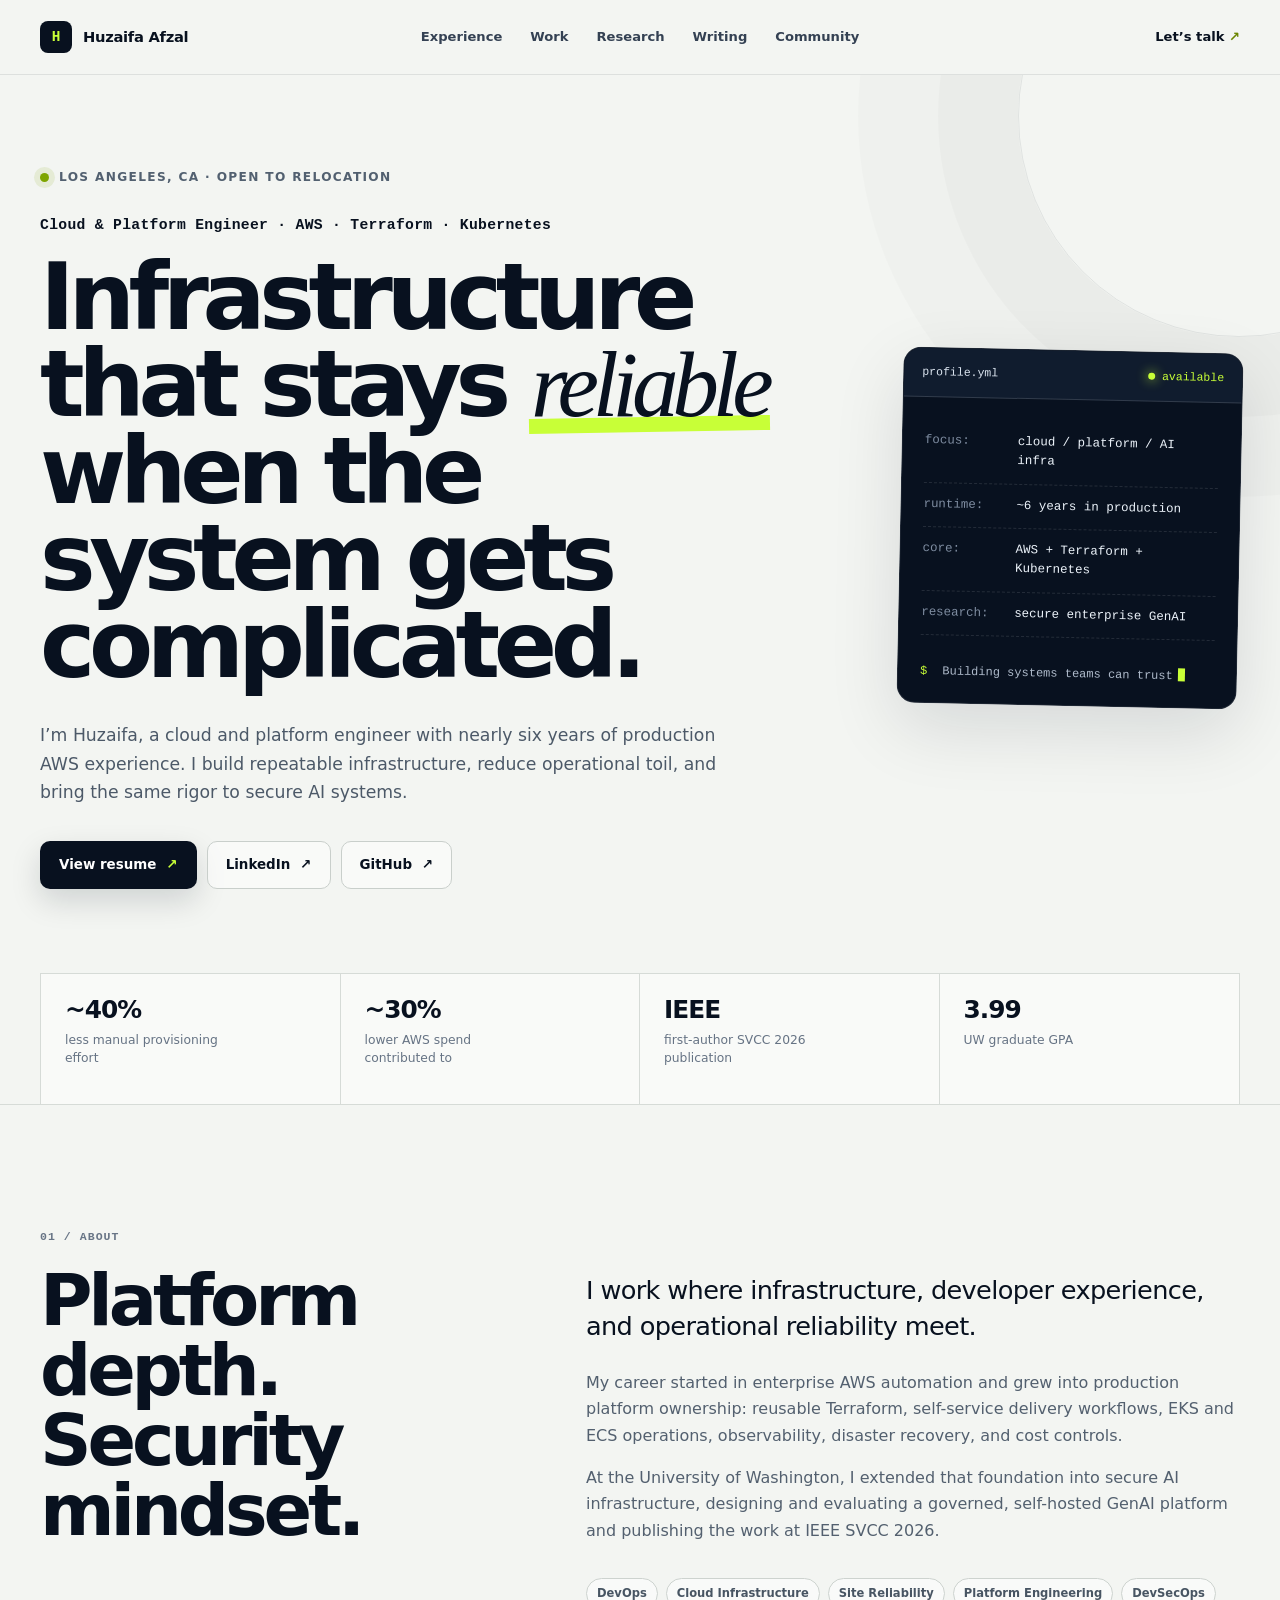
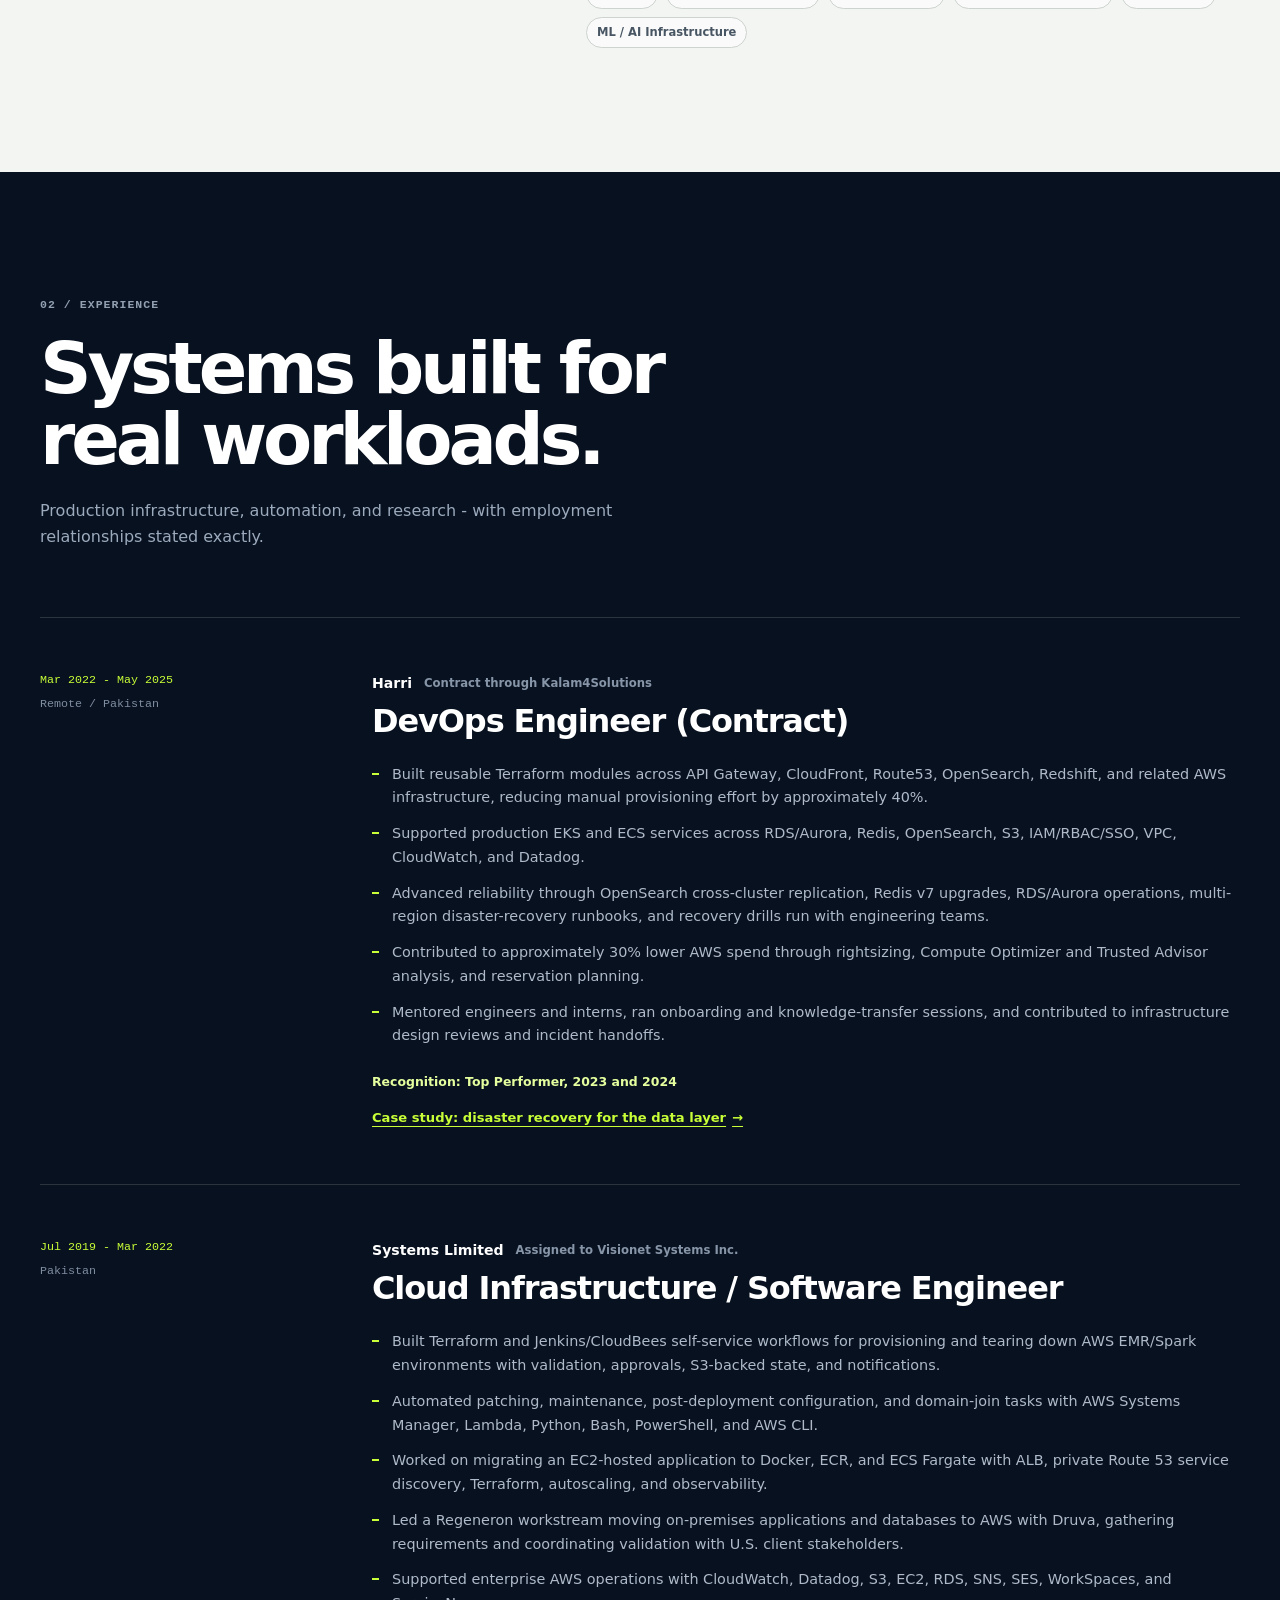
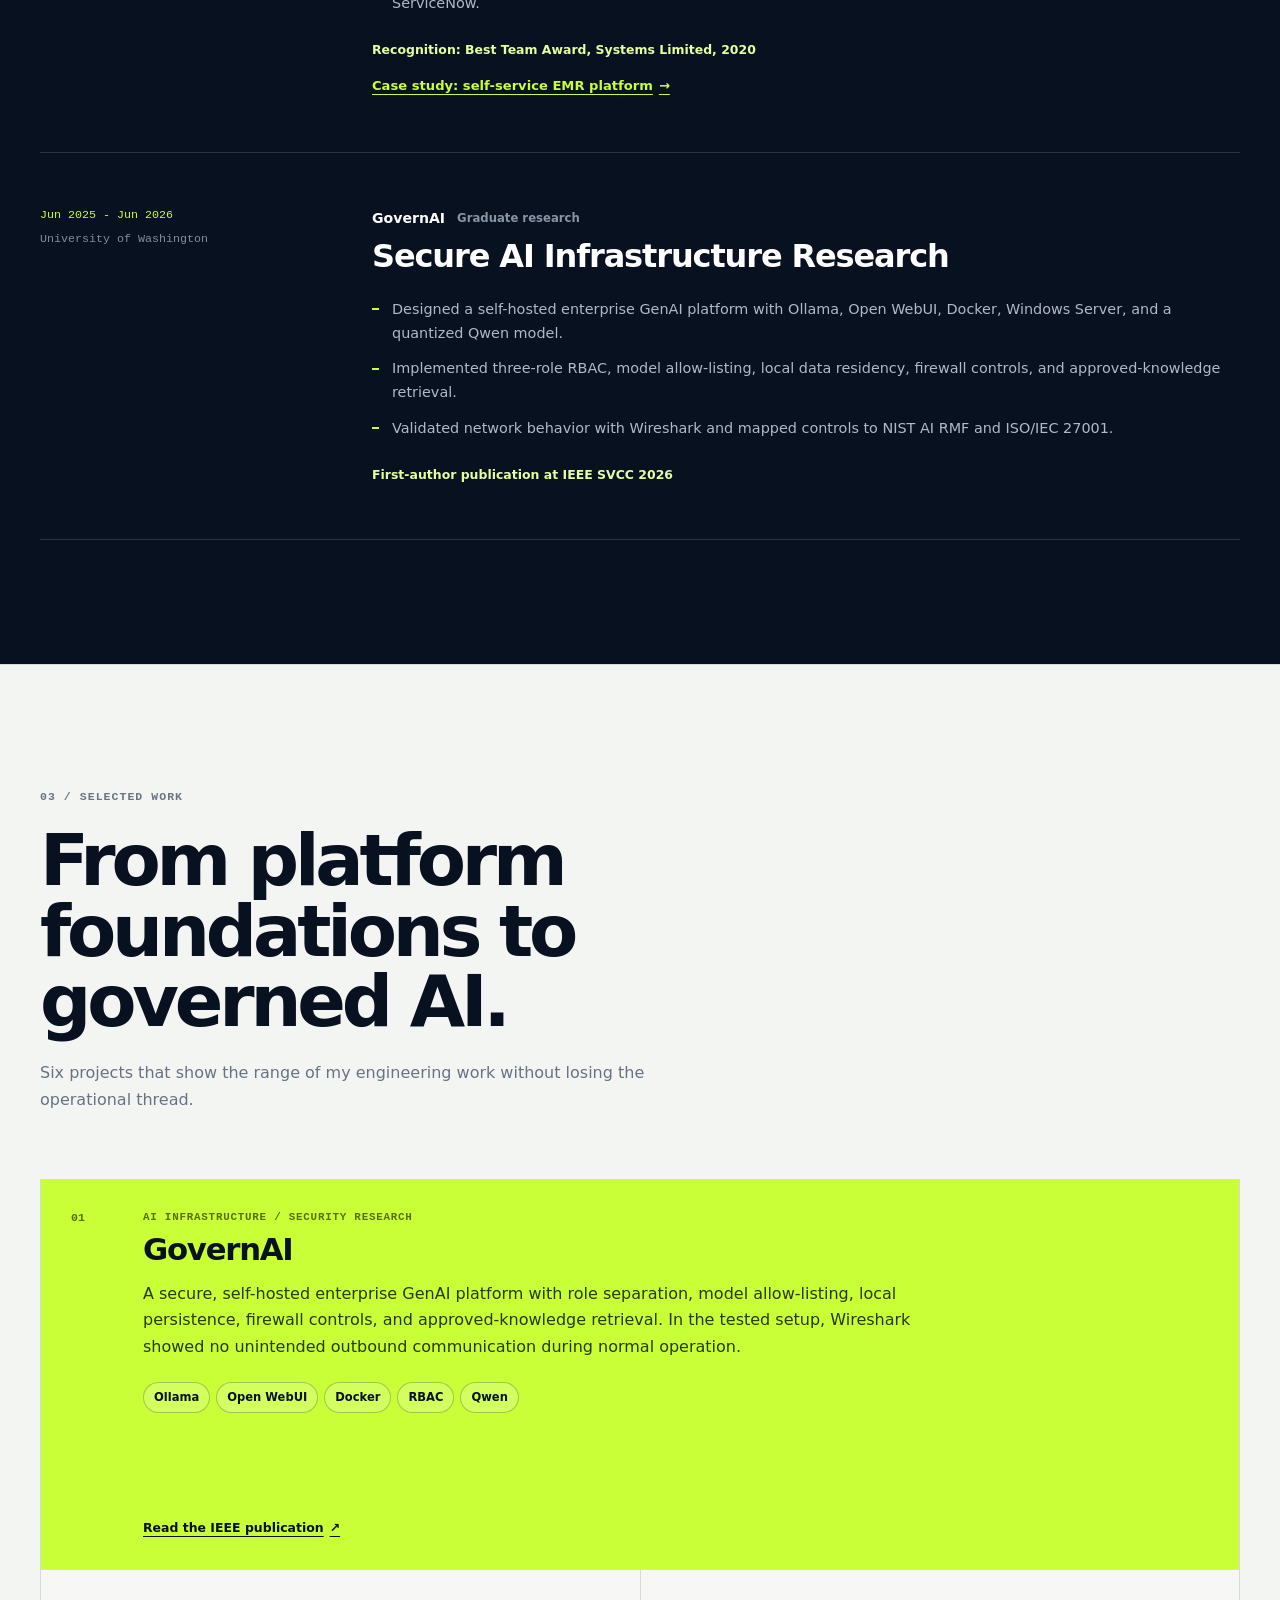
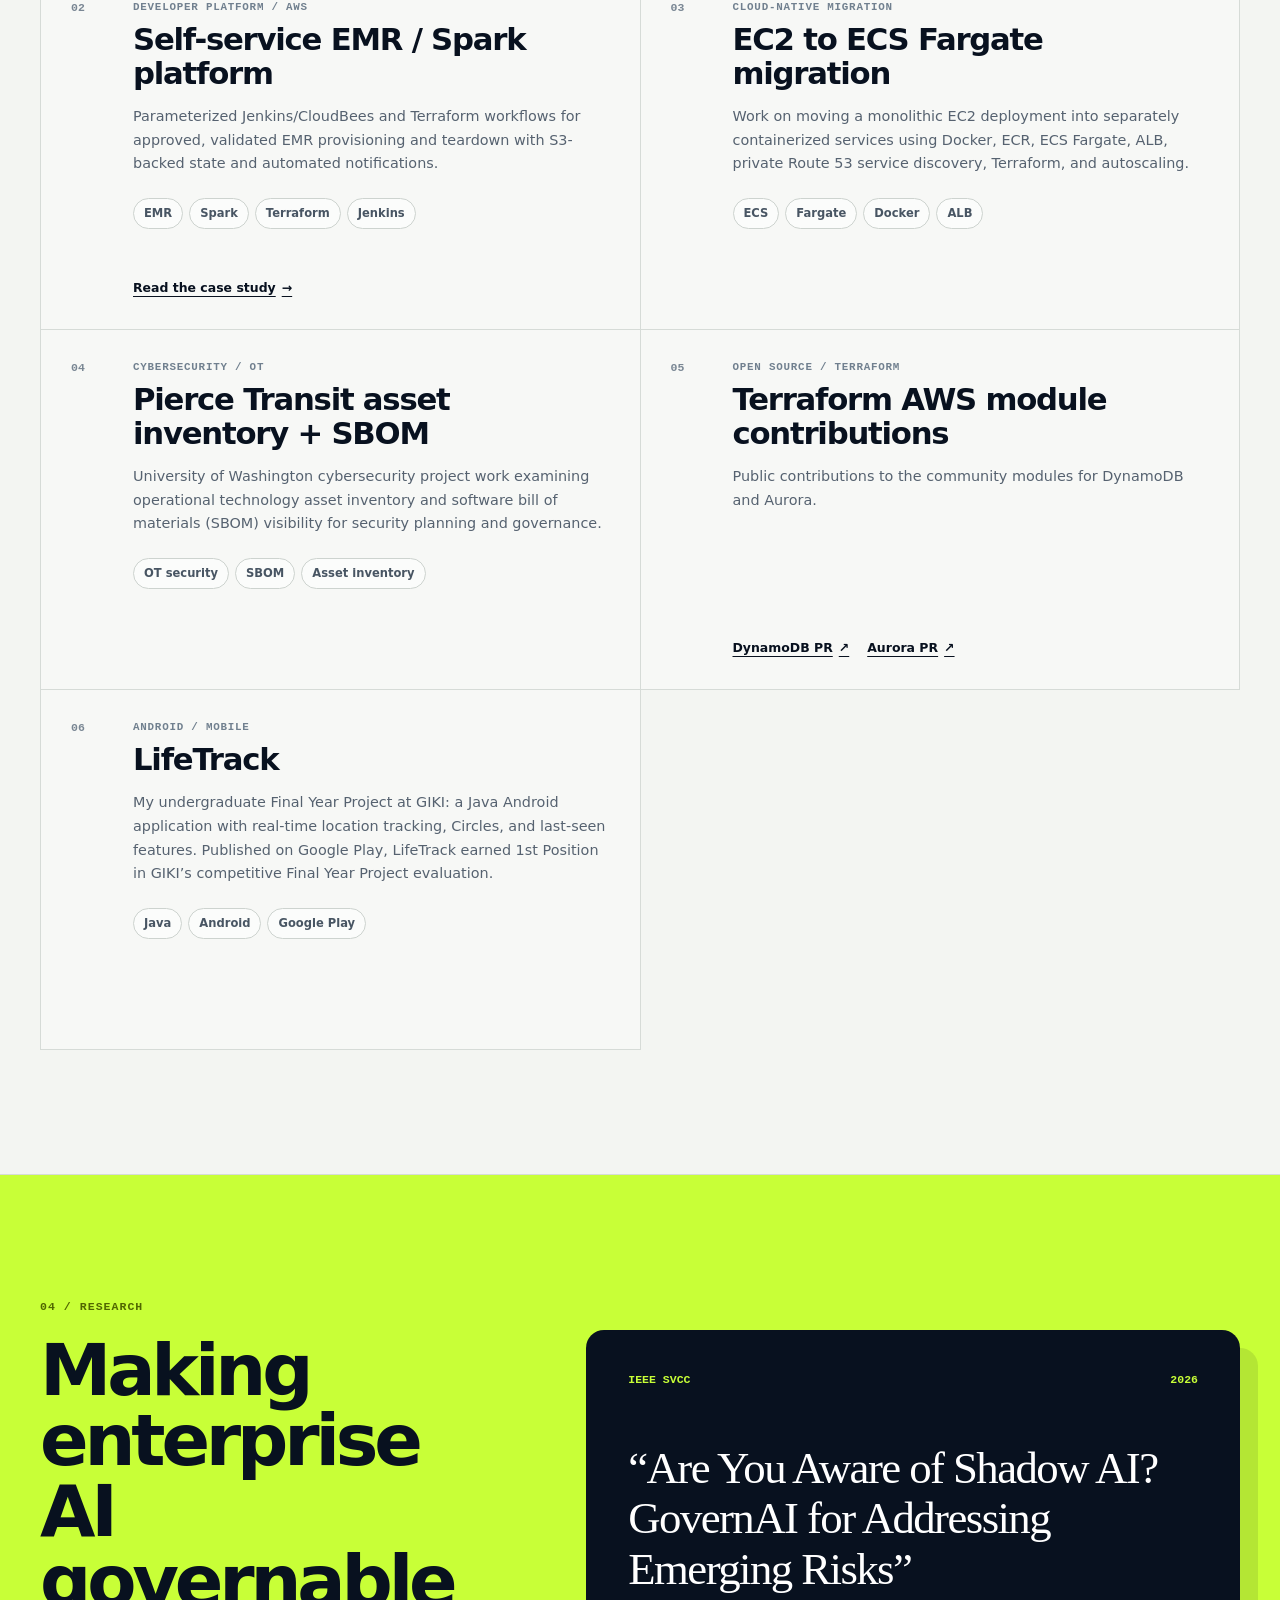
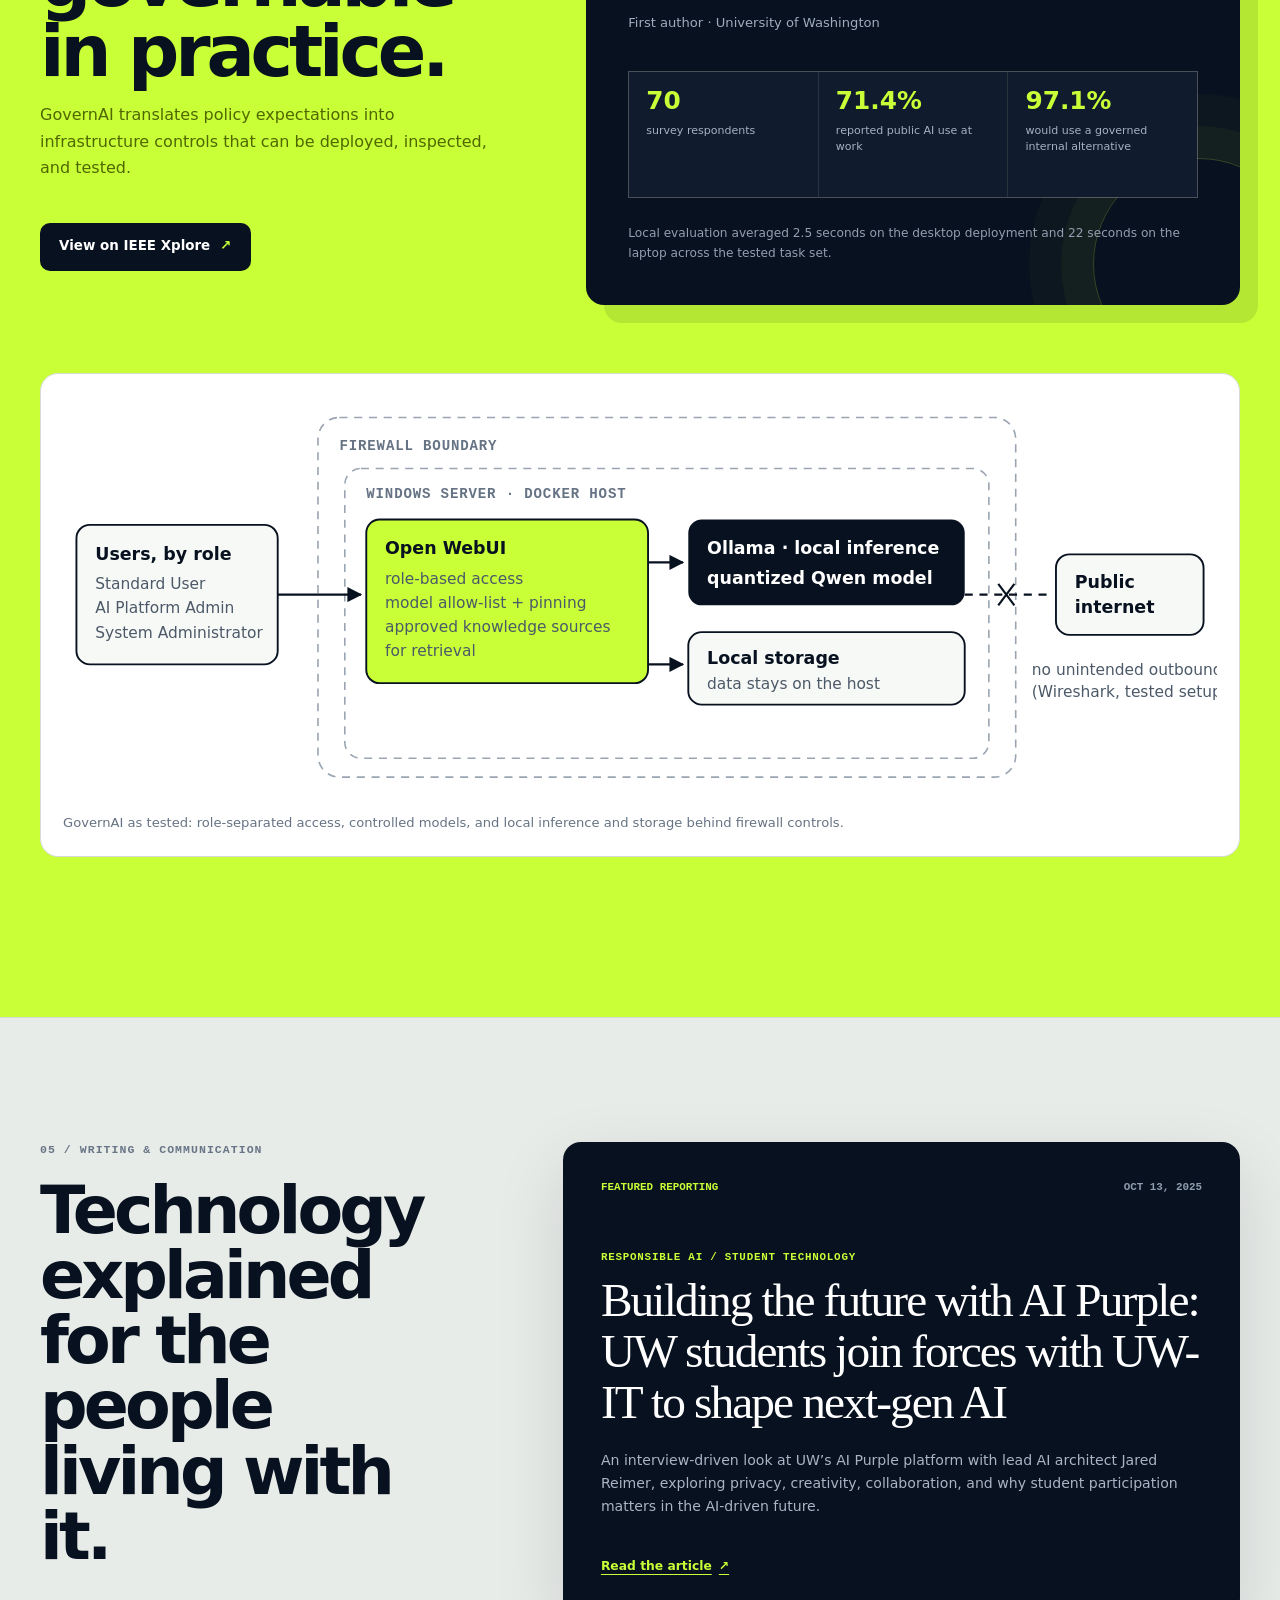
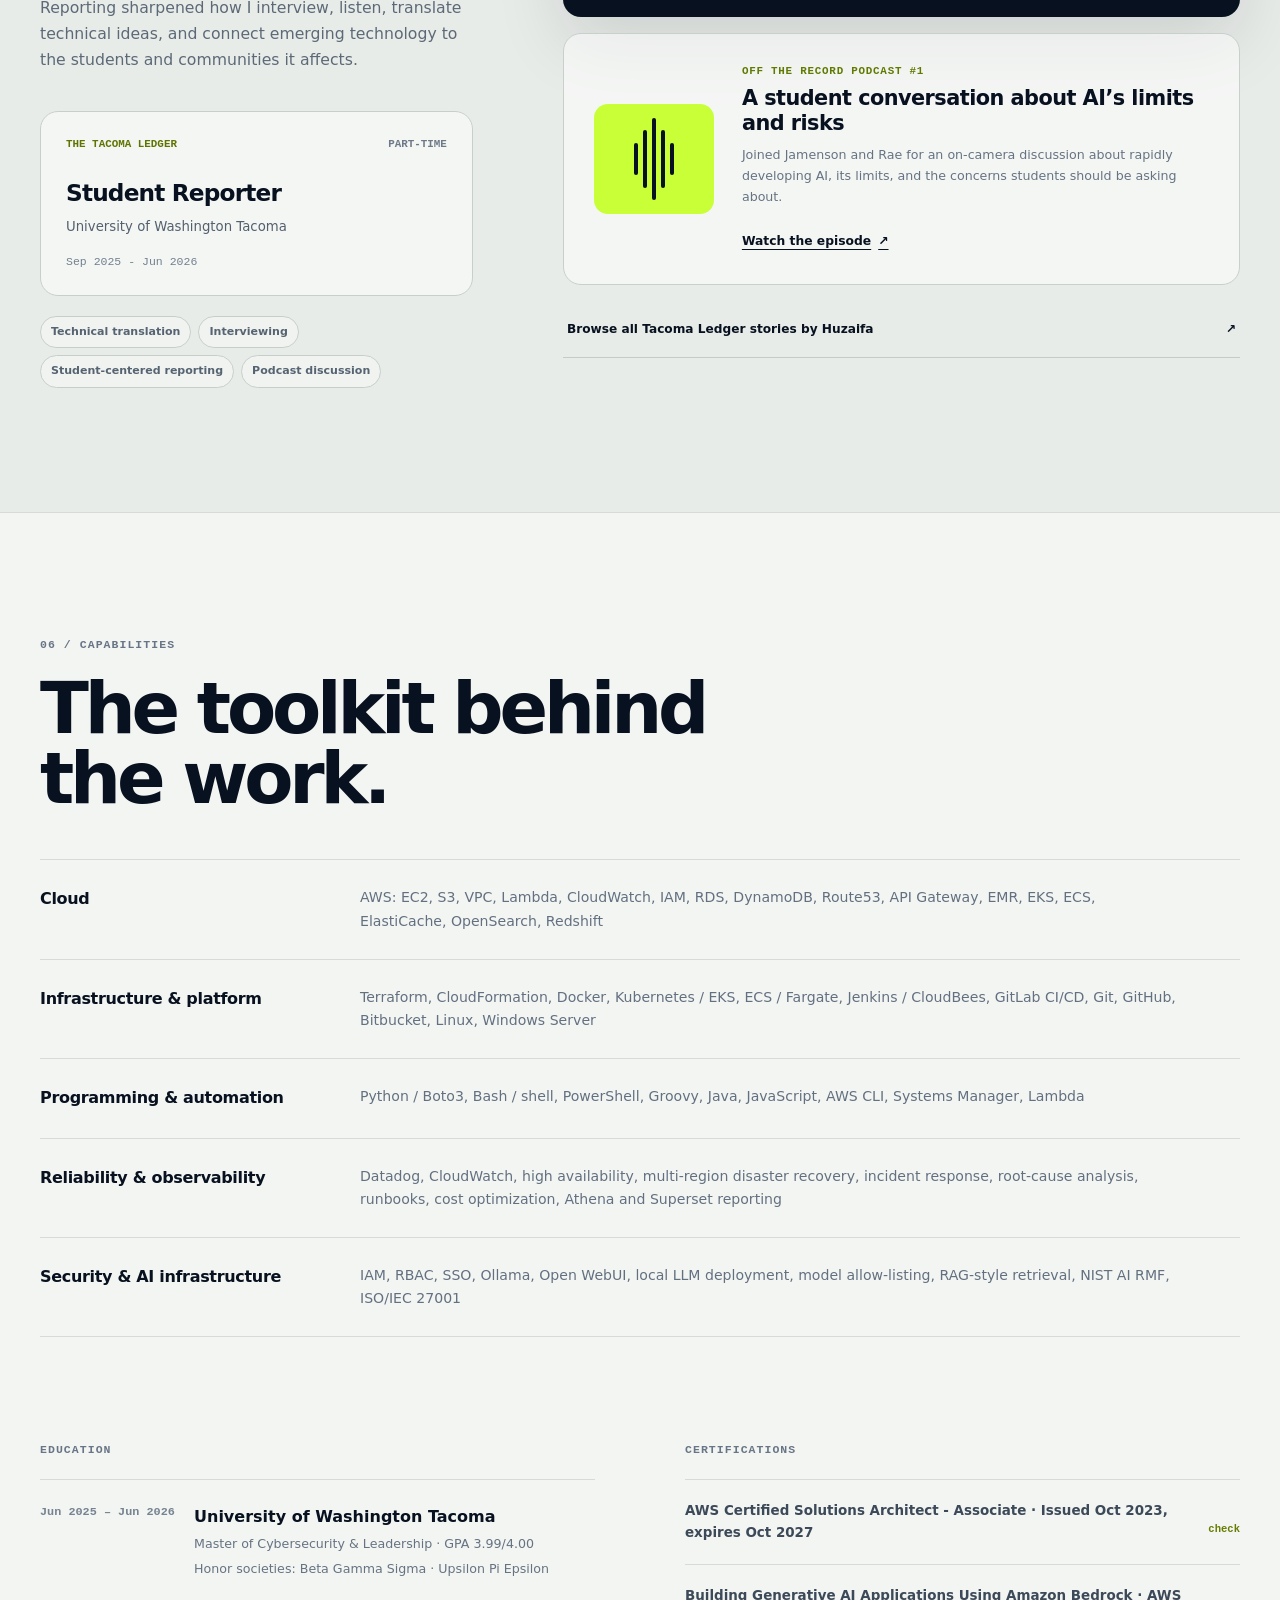
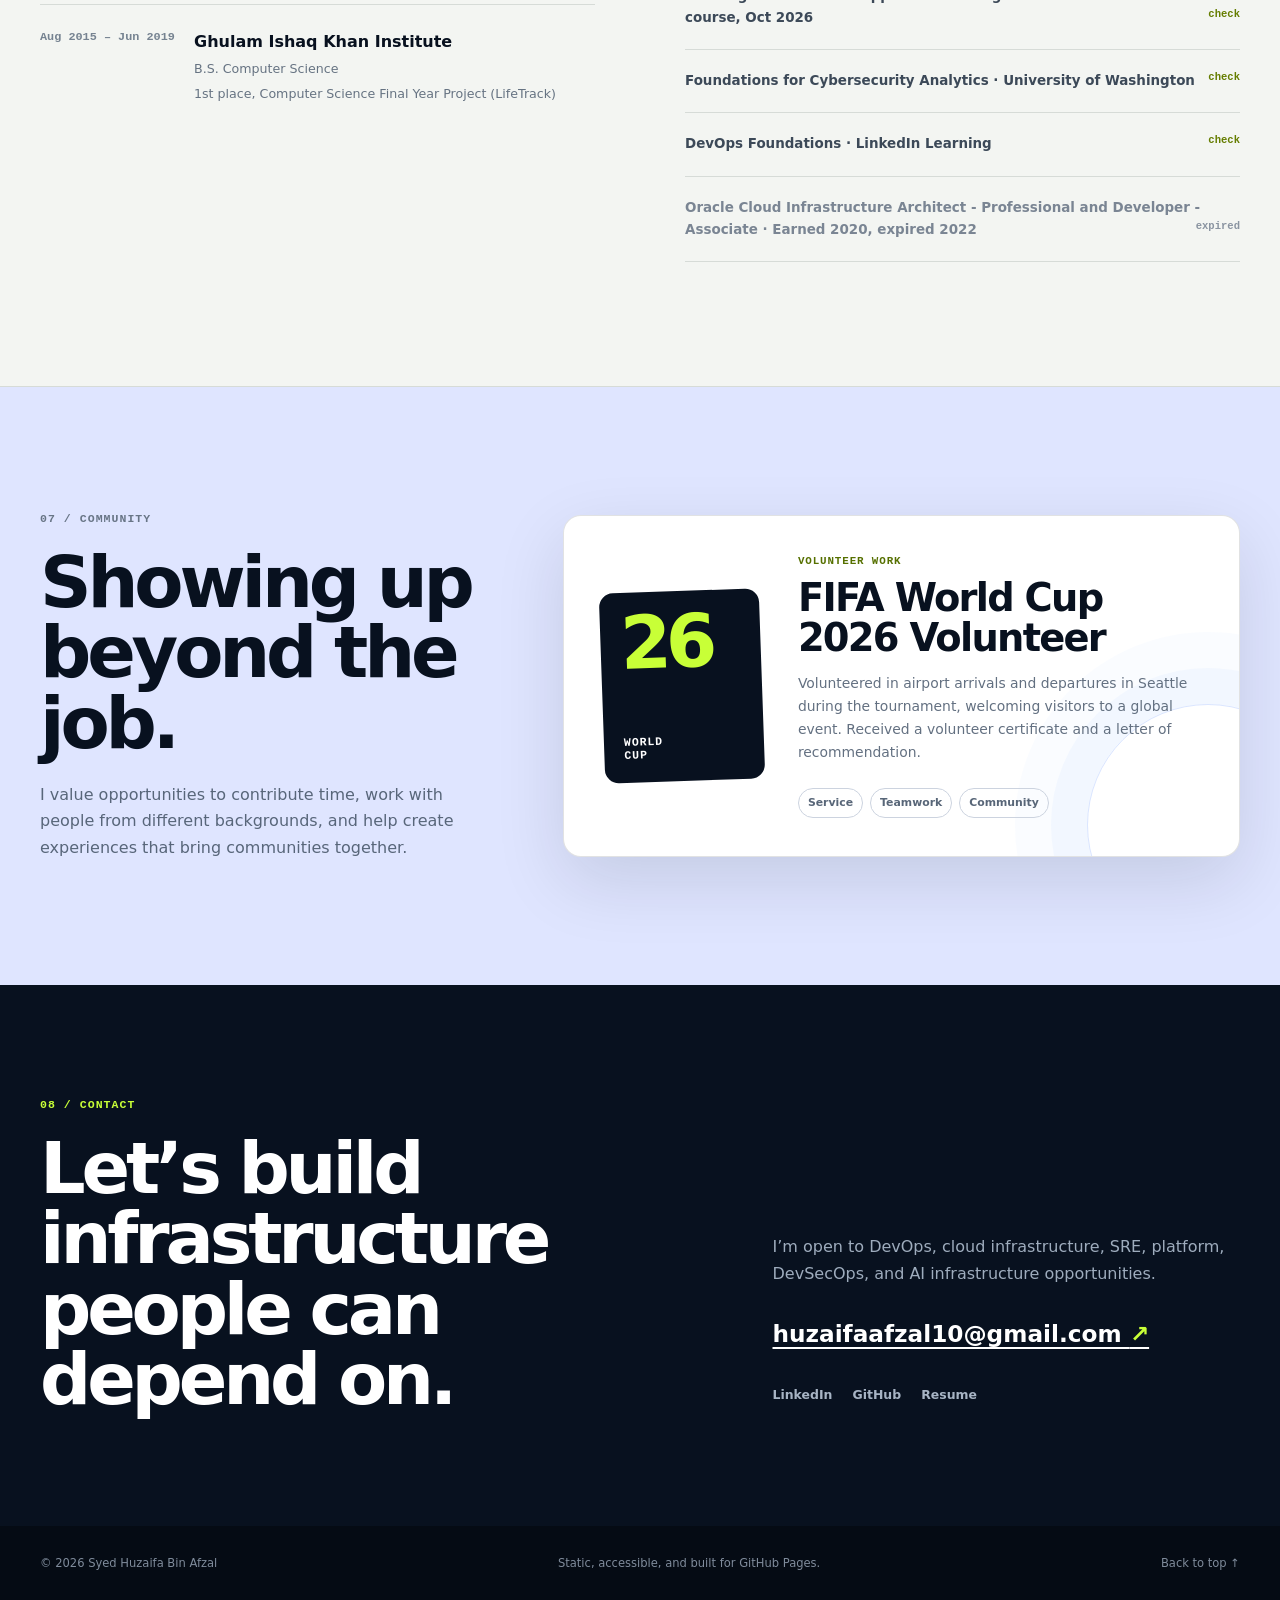
<file: index.html>
<!doctype html>
<html lang="en">
<head>
  <meta charset="utf-8">
  <meta name="viewport" content="width=device-width, initial-scale=1">
  <meta name="description" content="Syed Huzaifa Bin Afzal is a DevOps, cloud, platform, and AI infrastructure engineer with nearly six years of production AWS experience and published research in secure enterprise AI.">
  <meta name="theme-color" content="#08111f">
  <meta name="color-scheme" content="dark">
  <link rel="canonical" href="https://portfolio.huzaifaafzal.me/">
  <meta property="og:type" content="profile">
  <meta property="og:title" content="Syed Huzaifa Bin Afzal | Cloud & AI Infrastructure Engineer">
  <meta property="og:description" content="Production AWS, Terraform, Kubernetes, reliability, and secure AI infrastructure.">
  <meta property="og:url" content="https://portfolio.huzaifaafzal.me/">
  <meta property="og:image" content="https://portfolio.huzaifaafzal.me/assets/og-card.png">
  <meta property="og:image:alt" content="Syed Huzaifa Bin Afzal - Cloud and AI Infrastructure Engineer">
  <meta name="twitter:card" content="summary_large_image">
  <meta name="twitter:title" content="Syed Huzaifa Bin Afzal | Cloud & AI Infrastructure Engineer">
  <meta name="twitter:description" content="Production AWS, Terraform, Kubernetes, reliability, and secure AI infrastructure.">
  <meta name="twitter:image" content="https://portfolio.huzaifaafzal.me/assets/og-card.png">
  <title>Syed Huzaifa Bin Afzal | Cloud & AI Infrastructure Engineer</title>
  <link rel="stylesheet" href="styles.css?v=2">
  <script type="application/ld+json">
  {
    "@context": "https://schema.org",
    "@type": "Person",
    "name": "Syed Huzaifa Bin Afzal",
    "alternateName": "Huzaifa",
    "url": "https://portfolio.huzaifaafzal.me/",
    "email": "mailto:huzaifaafzal10@gmail.com",
    "jobTitle": "Cloud and AI Infrastructure Engineer",
    "description": "DevOps, cloud, platform, and AI infrastructure engineer with nearly six years of production AWS experience.",
    "address": {
      "@type": "PostalAddress",
      "addressLocality": "Los Angeles",
      "addressRegion": "CA",
      "addressCountry": "US"
    },
    "alumniOf": [
      {"@type": "CollegeOrUniversity", "name": "University of Washington Tacoma"},
      {"@type": "CollegeOrUniversity", "name": "Ghulam Ishaq Khan Institute"}
    ],
    "sameAs": [
      "https://www.linkedin.com/in/syed-huzaifa-bin-afzal",
      "https://github.com/huzaifaafzal",
      "https://ieeexplore.ieee.org/document/11642340"
    ]
  }
  </script>
</head>
<body>
  <a class="skip-link" href="#main">Skip to main content</a>

  <header class="site-header" id="top">
    <div class="nav-shell">
      <a class="wordmark" href="#top" aria-label="Huzaifa - home">
        <span class="wordmark-mark" aria-hidden="true">H</span>
        <span>Huzaifa Afzal</span>
      </a>
      <nav class="desktop-nav" aria-label="Primary navigation">
        <a href="#experience">Experience</a>
        <a href="#work">Work</a>
        <a href="#research">Research</a>
        <a href="#writing">Writing</a>
        <a href="#community">Community</a>
      </nav>
      <a class="nav-contact" href="mailto:huzaifaafzal10@gmail.com">Let&rsquo;s talk <span aria-hidden="true">&#8599;</span></a>
      <button class="menu-toggle" type="button" aria-expanded="false" aria-controls="mobile-menu">
        <span class="sr-only">Open menu</span>
        <span></span><span></span>
      </button>
    </div>
    <nav class="mobile-menu" id="mobile-menu" aria-label="Mobile navigation">
      <a href="#experience">Experience</a>
      <a href="#work">Selected work</a>
      <a href="#research">Research</a>
      <a href="#writing">Writing</a>
      <a href="#skills">Skills</a>
      <a href="#community">Community</a>
      <a href="#contact">Contact</a>
    </nav>
  </header>

  <main id="main">
    <section class="hero" aria-labelledby="hero-title">
      <div class="hero-grid page-shell">
        <div class="hero-copy">
          <p class="kicker"><span class="signal" aria-hidden="true"></span> Los Angeles, CA &middot; Open to relocation</p>
          <p class="hero-role">Cloud &amp; Platform Engineer &middot; AWS &middot; Terraform &middot; Kubernetes</p>
          <h1 id="hero-title">Infrastructure that stays <em>reliable</em> when the system gets complicated.</h1>
          <p class="hero-intro">I&rsquo;m Huzaifa, a cloud and platform engineer with nearly six years of production AWS experience. I build repeatable infrastructure, reduce operational toil, and bring the same rigor to secure AI systems.</p>
          <div class="hero-actions" aria-label="Profile actions">
            <a class="button button-primary" href="assets/Syed_Huzaifa_Bin_Afzal_Resume.pdf" target="_blank" rel="noopener">View resume <span aria-hidden="true">&#8599;</span></a>
            <a class="button button-secondary" href="https://www.linkedin.com/in/syed-huzaifa-bin-afzal" target="_blank" rel="noopener">LinkedIn <span aria-hidden="true">&#8599;</span></a>
            <a class="button button-secondary" href="https://github.com/huzaifaafzal" target="_blank" rel="noopener">GitHub <span aria-hidden="true">&#8599;</span></a>
          </div>
        </div>

        <aside class="hero-console" aria-label="Engineering profile snapshot">
          <div class="console-bar">
            <span>profile.yml</span>
            <span class="console-state">available</span>
          </div>
          <dl class="console-list">
            <div><dt>focus</dt><dd>cloud / platform / AI infra</dd></div>
            <div><dt>runtime</dt><dd>~6 years in production</dd></div>
            <div><dt>core</dt><dd>AWS + Terraform + Kubernetes</dd></div>
            <div><dt>research</dt><dd>secure enterprise GenAI</dd></div>
          </dl>
          <div class="console-footer"><span aria-hidden="true">$</span> Building systems teams can trust<span class="cursor" aria-hidden="true"></span></div>
        </aside>
      </div>

      <div class="proof-strip page-shell" aria-label="Career highlights">
        <div><strong>~40%</strong><span>less manual provisioning effort</span></div>
        <div><strong>~30%</strong><span>lower AWS spend contributed to</span></div>
        <div><strong>IEEE</strong><span>first-author SVCC 2026 publication</span></div>
        <div><strong>3.99</strong><span>UW graduate GPA</span></div>
      </div>
    </section>

    <section class="section about" id="about" aria-labelledby="about-title">
      <div class="page-shell split-heading">
        <div>
          <p class="section-index">01 / About</p>
          <h2 id="about-title">Platform depth.<br>Security mindset.</h2>
        </div>
        <div class="about-copy">
          <p class="lead">I work where infrastructure, developer experience, and operational reliability meet.</p>
          <p>My career started in enterprise AWS automation and grew into production platform ownership: reusable Terraform, self-service delivery workflows, EKS and ECS operations, observability, disaster recovery, and cost controls.</p>
          <p>At the University of Washington, I extended that foundation into secure AI infrastructure, designing and evaluating a governed, self-hosted GenAI platform and publishing the work at IEEE SVCC 2026.</p>
          <div class="role-list" aria-label="Target roles">
            <span>DevOps</span><span>Cloud Infrastructure</span><span>Site Reliability</span><span>Platform Engineering</span><span>DevSecOps</span><span>ML / AI Infrastructure</span>
          </div>
        </div>
      </div>
    </section>

    <section class="section section-ink" id="experience" aria-labelledby="experience-title">
      <div class="page-shell">
        <div class="section-heading inverse">
          <p class="section-index">02 / Experience</p>
          <h2 id="experience-title">Systems built for real workloads.</h2>
          <p>Production infrastructure, automation, and research - with employment relationships stated exactly.</p>
        </div>

        <div class="experience-list">
          <article class="experience-item">
            <div class="experience-meta">
              <span class="date">Mar 2022 - May 2025</span>
              <span>Remote / Pakistan</span>
            </div>
            <div class="experience-body">
              <p class="company">Harri <span>Contract through Kalam4Solutions</span></p>
              <h3>DevOps Engineer (Contract)</h3>
              <ul>
                <li>Built reusable Terraform modules across API Gateway, CloudFront, Route53, OpenSearch, Redshift, and related AWS infrastructure, reducing manual provisioning effort by approximately 40%.</li>
                <li>Supported production EKS and ECS services across RDS/Aurora, Redis, OpenSearch, S3, IAM/RBAC/SSO, VPC, CloudWatch, and Datadog.</li>
                <li>Advanced reliability through OpenSearch cross-cluster replication, Redis v7 upgrades, RDS/Aurora operations, multi-region disaster-recovery runbooks, and recovery drills run with engineering teams.</li>
                <li>Contributed to approximately 30% lower AWS spend through rightsizing, Compute Optimizer and Trusted Advisor analysis, and reservation planning.</li>
                <li>Mentored engineers and interns, ran onboarding and knowledge-transfer sessions, and contributed to infrastructure design reviews and incident handoffs.</li>
              </ul>
              <p class="recognition">Recognition: Top Performer, 2023 and 2024</p>
              <a class="exp-case-link" href="case-studies/disaster-recovery.html">Case study: disaster recovery for the data layer <span aria-hidden="true">&rarr;</span></a>
            </div>
          </article>

          <article class="experience-item">
            <div class="experience-meta">
              <span class="date">Jul 2019 - Mar 2022</span>
              <span>Pakistan</span>
            </div>
            <div class="experience-body">
              <p class="company">Systems Limited <span>Assigned to Visionet Systems Inc.</span></p>
              <h3>Cloud Infrastructure / Software Engineer</h3>
              <ul>
                <li>Built Terraform and Jenkins/CloudBees self-service workflows for provisioning and tearing down AWS EMR/Spark environments with validation, approvals, S3-backed state, and notifications.</li>
                <li>Automated patching, maintenance, post-deployment configuration, and domain-join tasks with AWS Systems Manager, Lambda, Python, Bash, PowerShell, and AWS CLI.</li>
                <li>Worked on migrating an EC2-hosted application to Docker, ECR, and ECS Fargate with ALB, private Route 53 service discovery, Terraform, autoscaling, and observability.</li>
                <li>Led a Regeneron workstream moving on-premises applications and databases to AWS with Druva, gathering requirements and coordinating validation with U.S. client stakeholders.</li>
                <li>Supported enterprise AWS operations with CloudWatch, Datadog, S3, EC2, RDS, SNS, SES, WorkSpaces, and ServiceNow.</li>
              </ul>
              <p class="recognition">Recognition: Best Team Award, Systems Limited, 2020</p>
              <a class="exp-case-link" href="case-studies/self-service-emr.html">Case study: self-service EMR platform <span aria-hidden="true">&rarr;</span></a>
            </div>
          </article>

          <article class="experience-item">
            <div class="experience-meta">
              <span class="date">Jun 2025 - Jun 2026</span>
              <span>University of Washington</span>
            </div>
            <div class="experience-body">
              <p class="company">GovernAI <span>Graduate research</span></p>
              <h3>Secure AI Infrastructure Research</h3>
              <ul>
                <li>Designed a self-hosted enterprise GenAI platform with Ollama, Open WebUI, Docker, Windows Server, and a quantized Qwen model.</li>
                <li>Implemented three-role RBAC, model allow-listing, local data residency, firewall controls, and approved-knowledge retrieval.</li>
                <li>Validated network behavior with Wireshark and mapped controls to NIST AI RMF and ISO/IEC 27001.</li>
              </ul>
              <p class="recognition">First-author publication at IEEE SVCC 2026</p>
            </div>
          </article>
        </div>
      </div>
    </section>

    <section class="section" id="work" aria-labelledby="work-title">
      <div class="page-shell">
        <div class="section-heading">
          <p class="section-index">03 / Selected work</p>
          <h2 id="work-title">From platform foundations to governed AI.</h2>
          <p>Six projects that show the range of my engineering work without losing the operational thread.</p>
        </div>

        <div class="project-grid">
          <article class="project-card project-featured">
            <div class="project-number">01</div>
            <div class="project-content">
              <p class="project-type">AI infrastructure / Security research</p>
              <h3>GovernAI</h3>
              <p>A secure, self-hosted enterprise GenAI platform with role separation, model allow-listing, local persistence, firewall controls, and approved-knowledge retrieval. In the tested setup, Wireshark showed no unintended outbound communication during normal operation.</p>
              <div class="tag-row"><span>Ollama</span><span>Open WebUI</span><span>Docker</span><span>RBAC</span><span>Qwen</span></div>
              <a class="inline-link" href="https://ieeexplore.ieee.org/document/11642340" target="_blank" rel="noopener">Read the IEEE publication <span aria-hidden="true">&#8599;</span></a>
            </div>
          </article>

          <article class="project-card">
            <div class="project-number">02</div>
            <div class="project-content">
              <p class="project-type">Developer platform / AWS</p>
              <h3>Self-service EMR / Spark platform</h3>
              <p>Parameterized Jenkins/CloudBees and Terraform workflows for approved, validated EMR provisioning and teardown with S3-backed state and automated notifications.</p>
              <div class="tag-row"><span>EMR</span><span>Spark</span><span>Terraform</span><span>Jenkins</span></div>
              <a class="inline-link" href="case-studies/self-service-emr.html">Read the case study <span aria-hidden="true">&rarr;</span></a>
            </div>
          </article>

          <article class="project-card">
            <div class="project-number">03</div>
            <div class="project-content">
              <p class="project-type">Cloud-native migration</p>
              <h3>EC2 to ECS Fargate migration</h3>
              <p>Work on moving a monolithic EC2 deployment into separately containerized services using Docker, ECR, ECS Fargate, ALB, private Route 53 service discovery, Terraform, and autoscaling.</p>
              <div class="tag-row"><span>ECS</span><span>Fargate</span><span>Docker</span><span>ALB</span></div>
            </div>
          </article>

          <article class="project-card">
            <div class="project-number">04</div>
            <div class="project-content">
              <p class="project-type">Cybersecurity / OT</p>
              <h3>Pierce Transit asset inventory + SBOM</h3>
              <p>University of Washington cybersecurity project work examining operational technology asset inventory and software bill of materials (SBOM) visibility for security planning and governance.</p>
              <div class="tag-row"><span>OT security</span><span>SBOM</span><span>Asset inventory</span></div>
            </div>
          </article>

          <article class="project-card">
            <div class="project-number">05</div>
            <div class="project-content">
              <p class="project-type">Open source / Terraform</p>
              <h3>Terraform AWS module contributions</h3>
              <p>Public contributions to the community modules for DynamoDB and Aurora.</p>
              <div class="project-links">
                <a class="inline-link" href="https://github.com/terraform-aws-modules/terraform-aws-dynamodb-table/pull/59" target="_blank" rel="noopener">DynamoDB PR <span aria-hidden="true">&#8599;</span></a>
                <a class="inline-link" href="https://github.com/terraform-aws-modules/terraform-aws-rds-aurora/pull/307" target="_blank" rel="noopener">Aurora PR <span aria-hidden="true">&#8599;</span></a>
              </div>
            </div>
          </article>

          <article class="project-card">
            <div class="project-number">06</div>
            <div class="project-content">
              <p class="project-type">Android / Mobile</p>
              <h3>LifeTrack</h3>
              <p>My undergraduate Final Year Project at GIKI: a Java Android application with real-time location tracking, Circles, and last-seen features. Published on Google Play, LifeTrack earned 1st Position in GIKI&rsquo;s competitive Final Year Project evaluation.</p>
              <div class="tag-row"><span>Java</span><span>Android</span><span>Google Play</span></div>
            </div>
          </article>
        </div>
      </div>
    </section>

    <section class="section research" id="research" aria-labelledby="research-title">
      <div class="page-shell research-layout">
        <div class="section-heading">
          <p class="section-index">04 / Research</p>
          <h2 id="research-title">Making enterprise AI governable in practice.</h2>
          <p>GovernAI translates policy expectations into infrastructure controls that can be deployed, inspected, and tested.</p>
          <a class="button button-dark" href="https://ieeexplore.ieee.org/document/11642340" target="_blank" rel="noopener">View on IEEE Xplore <span aria-hidden="true">&#8599;</span></a>
        </div>

        <article class="publication-card">
          <div class="publication-label"><span>IEEE SVCC</span><span>2026</span></div>
          <blockquote>&ldquo;Are You Aware of Shadow AI? GovernAI for Addressing Emerging Risks&rdquo;</blockquote>
          <p class="publication-role">First author &middot; University of Washington</p>
          <div class="research-metrics">
            <div><strong>70</strong><span>survey respondents</span></div>
            <div><strong>71.4%</strong><span>reported public AI use at work</span></div>
            <div><strong>97.1%</strong><span>would use a governed internal alternative</span></div>
          </div>
          <p class="research-note">Local evaluation averaged 2.5 seconds on the desktop deployment and 22 seconds on the laptop across the tested task set.</p>
        </article>
      </div>
      <div class="page-shell research-diagram">
        <figure class="diagram">
          <div class="diagram-scroll">
            <svg viewBox="0 0 860 300" role="img" aria-labelledby="gov-title gov-desc"><style>.d-box{fill:#f7f9f6;stroke:#08111f;stroke-width:1.4}.d-strong{fill:#08111f}.d-accent{fill:#c8ff37;stroke:#08111f;stroke-width:1.4}.d-zone{fill:none;stroke:#9aa5b1;stroke-width:1.2;stroke-dasharray:6 5}.d-line{fill:none;stroke:#08111f;stroke-width:1.6}.d-dashed{stroke-dasharray:6 5}.d-text{fill:#08111f;font:700 13px Inter,system-ui,sans-serif}.d-text-inv{fill:#ffffff;font:700 13px Inter,system-ui,sans-serif}.d-small{fill:#4c5968;font:500 11.5px Inter,system-ui,sans-serif}.d-label{fill:#667384;font:700 10.5px ui-monospace,SFMono-Regular,Menlo,Consolas,monospace;letter-spacing:.06em;text-transform:uppercase}</style>
              <title id="gov-title">GovernAI architecture</title>
              <desc id="gov-desc">Three user roles reach Open WebUI, which enforces role-based access, model allow-listing and version pinning, and approved knowledge sources. Open WebUI calls Ollama for local inference with a quantized Qwen model, and data stays in local storage. Everything runs on a Windows Server and Docker host inside a firewall boundary; in the tested setup, Wireshark showed no unintended outbound traffic to the public internet.</desc>
              <defs><marker id="gov-arrow" viewBox="0 0 10 10" refX="9" refY="5" markerWidth="7" markerHeight="7" orient="auto-start-reverse"><path d="M0,0 L10,5 L0,10 z" class="d-strong"/></marker></defs>

              <rect class="d-box" x="10" y="96" width="150" height="104" rx="10"/>
              <text class="d-text" x="24" y="122">Users, by role</text>
              <text class="d-small" x="24" y="144">Standard User</text>
              <text class="d-small" x="24" y="162">AI Platform Admin</text>
              <text class="d-small" x="24" y="180">System Administrator</text>

              <rect class="d-zone" x="190" y="16" width="520" height="268" rx="16"/>
              <text class="d-label" x="206" y="40">Firewall boundary</text>
              <rect class="d-zone" x="210" y="54" width="480" height="216" rx="12"/>
              <text class="d-label" x="226" y="76">Windows Server · Docker host</text>

              <rect class="d-accent" x="226" y="92" width="210" height="122" rx="10"/>
              <text class="d-text" x="240" y="118">Open WebUI</text>
              <text class="d-small" x="240" y="140">role-based access</text>
              <text class="d-small" x="240" y="158">model allow-list + pinning</text>
              <text class="d-small" x="240" y="176">approved knowledge sources</text>
              <text class="d-small" x="240" y="194">for retrieval</text>

              <rect class="d-strong" x="466" y="92" width="206" height="64" rx="10"/>
              <text class="d-text-inv" x="480" y="118">Ollama · local inference</text>
              <text class="d-text-inv" x="480" y="140">quantized Qwen model</text>

              <rect class="d-box" x="466" y="176" width="206" height="54" rx="10"/>
              <text class="d-text" x="480" y="200">Local storage</text>
              <text class="d-small" x="480" y="218">data stays on the host</text>

              <rect class="d-box" x="740" y="118" width="110" height="60" rx="10"/>
              <text class="d-text" x="754" y="143">Public</text>
              <text class="d-text" x="754" y="162">internet</text>

              <path class="d-line" d="M160 148 H222" marker-end="url(#gov-arrow)"/>
              <path class="d-line" d="M436 124 H462" marker-end="url(#gov-arrow)"/>
              <path class="d-line" d="M436 200 H462" marker-end="url(#gov-arrow)"/>
              <path class="d-line d-dashed" d="M672 148 H736"/>
              <path class="d-line" d="M697 140 l12 16 M709 140 l-12 16"/>
              <text class="d-small" x="722" y="208">no unintended outbound</text>
              <text class="d-small" x="722" y="224">(Wireshark, tested setup)</text>
            </svg>
          </div>
          <figcaption>GovernAI as tested: role-separated access, controlled models, and local inference and storage behind firewall controls.</figcaption>
        </figure>
      </div>
    </section>

    <section class="section writing" id="writing" aria-labelledby="writing-title">
      <div class="page-shell">
        <div class="writing-layout">
          <div class="writing-intro">
            <p class="section-index">05 / Writing &amp; Communication</p>
            <h2 id="writing-title">Technology explained for the people living with it.</h2>
            <p class="writing-lead">Reporting sharpened how I interview, listen, translate technical ideas, and connect emerging technology to the students and communities it affects.</p>

            <div class="reporter-role">
              <div class="reporter-role-top"><span>The Tacoma Ledger</span><span>Part-time</span></div>
              <h3>Student Reporter</h3>
              <p>University of Washington Tacoma</p>
              <time datetime="2025-09/2026-06">Sep 2025 - Jun 2026</time>
            </div>

            <div class="communication-skills" aria-label="Communication strengths">
              <span>Technical translation</span><span>Interviewing</span><span>Student-centered reporting</span><span>Podcast discussion</span>
            </div>
          </div>

          <div class="writing-showcase">
            <article class="featured-story">
              <div class="story-meta"><span>Featured reporting</span><time datetime="2025-10-13">Oct 13, 2025</time></div>
              <p class="story-topic">Responsible AI / Student technology</p>
              <h3>Building the future with AI Purple: UW students join forces with UW-IT to shape next-gen AI</h3>
              <p>An interview-driven look at UW&rsquo;s AI Purple platform with lead AI architect Jared Reimer, exploring privacy, creativity, collaboration, and why student participation matters in the AI-driven future.</p>
              <a class="story-link" href="https://thetacomaledger.com/2025/10/13/building-the-future-with-ai-purple-uw-students-join-forces-with-uw-it-to-shape-next-gen-ai/" target="_blank" rel="noopener">Read the article <span aria-hidden="true">&#8599;</span></a>
            </article>

            <article class="podcast-card">
              <div class="podcast-icon" aria-hidden="true"><span></span><span></span><span></span><span></span><span></span></div>
              <div>
                <p class="story-topic">Off The Record Podcast #1</p>
                <h3>A student conversation about AI&rsquo;s limits and risks</h3>
                <p>Joined Jamenson and Rae for an on-camera discussion about rapidly developing AI, its limits, and the concerns students should be asking about.</p>
                <a class="story-link" href="https://www.youtube.com/watch?v=oWbC9R_lV2s&amp;t=56s" target="_blank" rel="noopener">Watch the episode <span aria-hidden="true">&#8599;</span></a>
              </div>
            </article>

            <a class="author-link" href="https://thetacomaledger.com/author/huzaifa/" target="_blank" rel="noopener">Browse all Tacoma Ledger stories by Huzaifa <span aria-hidden="true">&#8599;</span></a>
          </div>
        </div>
      </div>
    </section>

    <section class="section" id="skills" aria-labelledby="skills-title">
      <div class="page-shell">
        <div class="section-heading compact">
          <p class="section-index">06 / Capabilities</p>
          <h2 id="skills-title">The toolkit behind the work.</h2>
        </div>

        <div class="skills-table">
          <article><h3>Cloud</h3><p>AWS: EC2, S3, VPC, Lambda, CloudWatch, IAM, RDS, DynamoDB, Route53, API Gateway, EMR, EKS, ECS, ElastiCache, OpenSearch, Redshift</p></article>
          <article><h3>Infrastructure &amp; platform</h3><p>Terraform, CloudFormation, Docker, Kubernetes / EKS, ECS / Fargate, Jenkins / CloudBees, GitLab CI/CD, Git, GitHub, Bitbucket, Linux, Windows Server</p></article>
          <article><h3>Programming &amp; automation</h3><p>Python / Boto3, Bash / shell, PowerShell, Groovy, Java, JavaScript, AWS CLI, Systems Manager, Lambda</p></article>
          <article><h3>Reliability &amp; observability</h3><p>Datadog, CloudWatch, high availability, multi-region disaster recovery, incident response, root-cause analysis, runbooks, cost optimization, Athena and Superset reporting</p></article>
          <article><h3>Security &amp; AI infrastructure</h3><p>IAM, RBAC, SSO, Ollama, Open WebUI, local LLM deployment, model allow-listing, RAG-style retrieval, NIST AI RMF, ISO/IEC 27001</p></article>
        </div>

        <div class="credentials-layout">
          <div>
            <p class="section-index">Education</p>
            <article class="credential-item"><span>Jun 2025 &ndash; Jun 2026</span><div><h3>University of Washington Tacoma</h3><p>Master of Cybersecurity &amp; Leadership &middot; GPA 3.99/4.00</p><small>Honor societies: Beta Gamma Sigma &middot; Upsilon Pi Epsilon</small></div></article>
            <article class="credential-item"><span>Aug 2015 &ndash; Jun 2019</span><div><h3>Ghulam Ishaq Khan Institute</h3><p>B.S. Computer Science</p><small>1st place, Computer Science Final Year Project (LifeTrack)</small></div></article>
          </div>
          <div>
            <p class="section-index">Certifications</p>
            <ul class="cert-list">
              <li>AWS Certified Solutions Architect - Associate &middot; Issued Oct 2023, expires Oct 2027</li>
              <li>Building Generative AI Applications Using Amazon Bedrock &middot; AWS course, Oct 2026</li>
              <li>Foundations for Cybersecurity Analytics &middot; University of Washington</li>
              <li>DevOps Foundations &middot; LinkedIn Learning</li>
              <li class="expired">Oracle Cloud Infrastructure Architect - Professional and Developer - Associate &middot; Earned 2020, expired 2022</li>
            </ul>
          </div>
        </div>
      </div>
    </section>

    <section class="section community" id="community" aria-labelledby="community-title">
      <div class="page-shell community-layout">
        <div class="section-heading">
          <p class="section-index">07 / Community</p>
          <h2 id="community-title">Showing up beyond the job.</h2>
          <p>I value opportunities to contribute time, work with people from different backgrounds, and help create experiences that bring communities together.</p>
        </div>

        <article class="volunteer-card">
          <div class="volunteer-mark" aria-hidden="true"><strong>26</strong><span>World<br>Cup</span></div>
          <div class="volunteer-content">
            <p class="volunteer-label">Volunteer work</p>
            <h3>FIFA World Cup 2026 Volunteer</h3>
            <p>Volunteered in airport arrivals and departures in Seattle during the tournament, welcoming visitors to a global event. Received a volunteer certificate and a letter of recommendation.</p>
            <div class="volunteer-values"><span>Service</span><span>Teamwork</span><span>Community</span></div>
          </div>
        </article>
      </div>
    </section>

    <section class="contact" id="contact" aria-labelledby="contact-title">
      <div class="page-shell contact-layout">
        <div>
          <p class="section-index">08 / Contact</p>
          <h2 id="contact-title">Let&rsquo;s build infrastructure people can depend on.</h2>
        </div>
        <div class="contact-copy">
          <p>I&rsquo;m open to DevOps, cloud infrastructure, SRE, platform, DevSecOps, and AI infrastructure opportunities.</p>
          <a class="contact-email" href="mailto:huzaifaafzal10@gmail.com">huzaifaafzal10@gmail.com <span aria-hidden="true">&#8599;</span></a>
          <div class="contact-links">
            <a href="https://www.linkedin.com/in/syed-huzaifa-bin-afzal" target="_blank" rel="noopener">LinkedIn</a>
            <a href="https://github.com/huzaifaafzal" target="_blank" rel="noopener">GitHub</a>
            <a href="assets/Syed_Huzaifa_Bin_Afzal_Resume.pdf" target="_blank" rel="noopener">Resume</a>
          </div>
        </div>
      </div>
    </section>
  </main>

  <footer class="site-footer">
    <div class="page-shell footer-layout">
      <span>&copy; <span id="year">2026</span> Syed Huzaifa Bin Afzal</span>
      <span>Static, accessible, and built for GitHub Pages.</span>
      <a href="#top">Back to top <span aria-hidden="true">&#8593;</span></a>
    </div>
  </footer>

  <script src="script.js" defer></script>
</body>
</html>
</file>
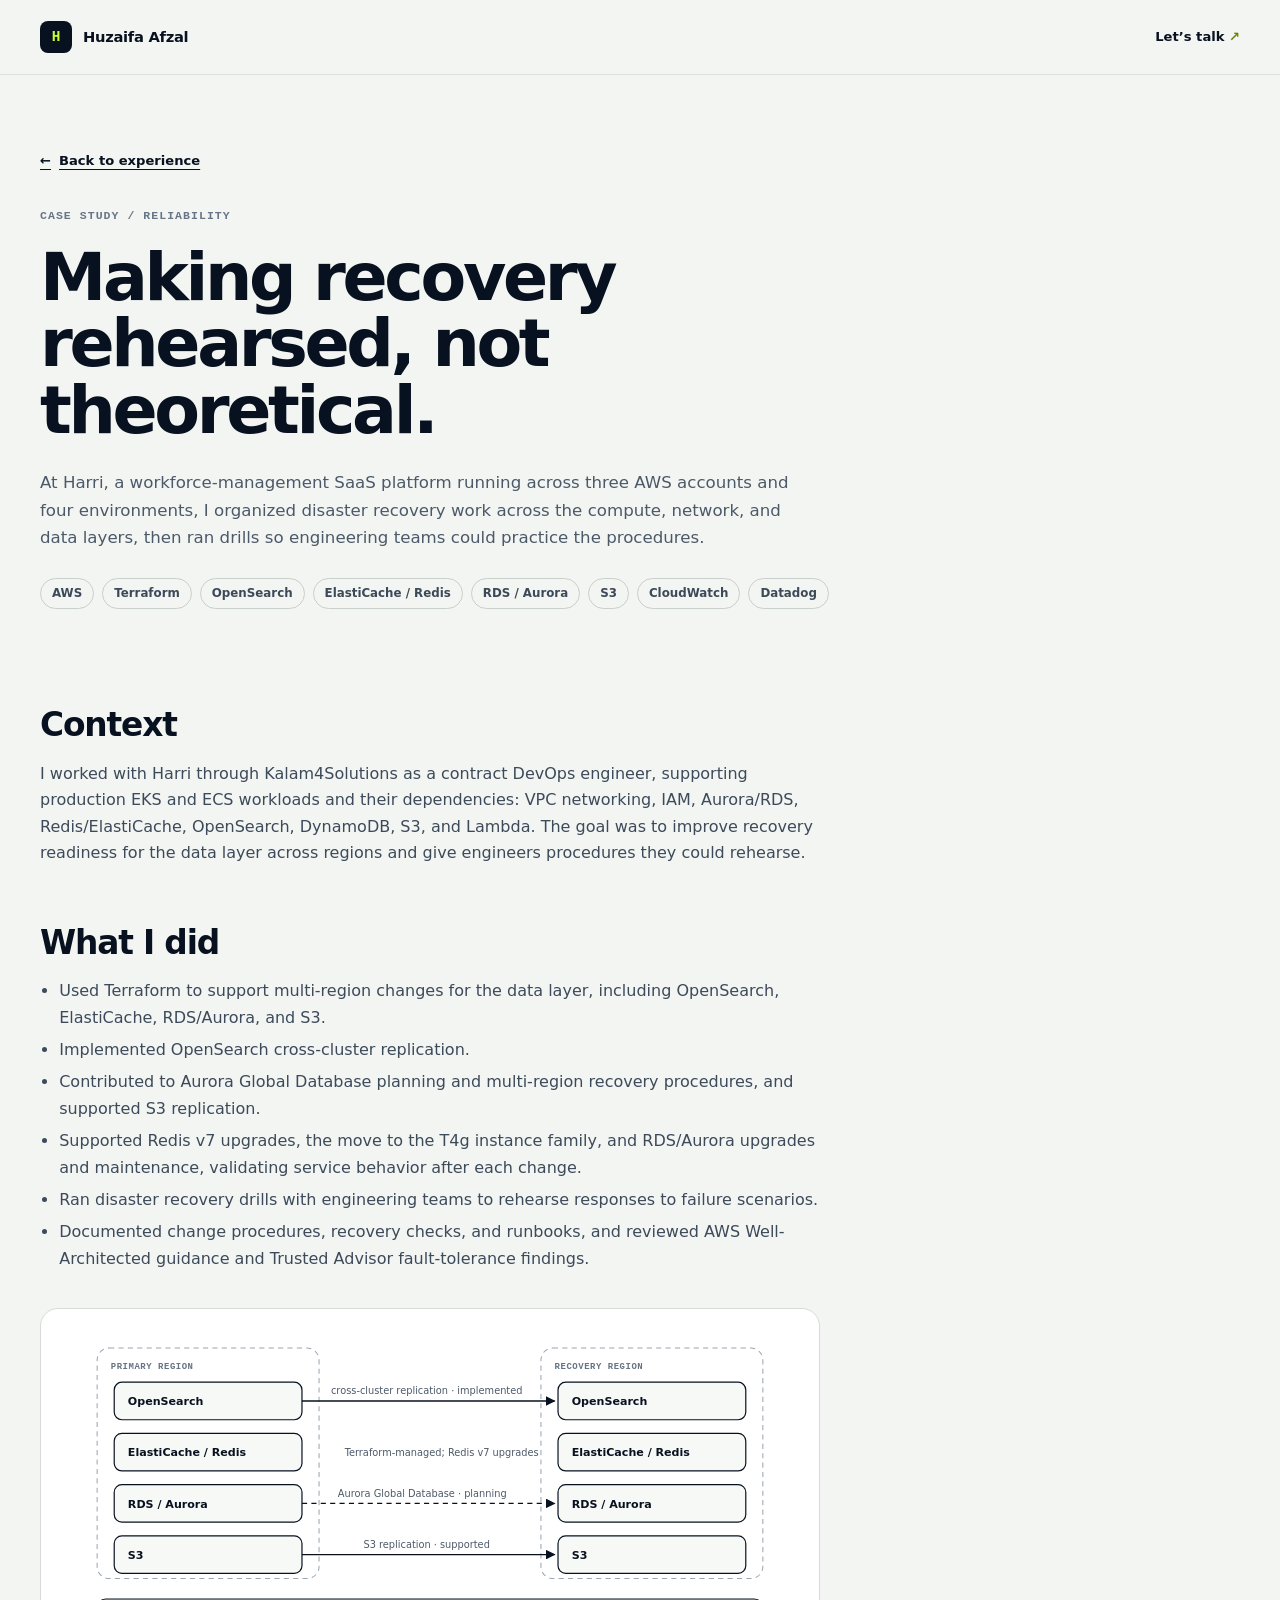
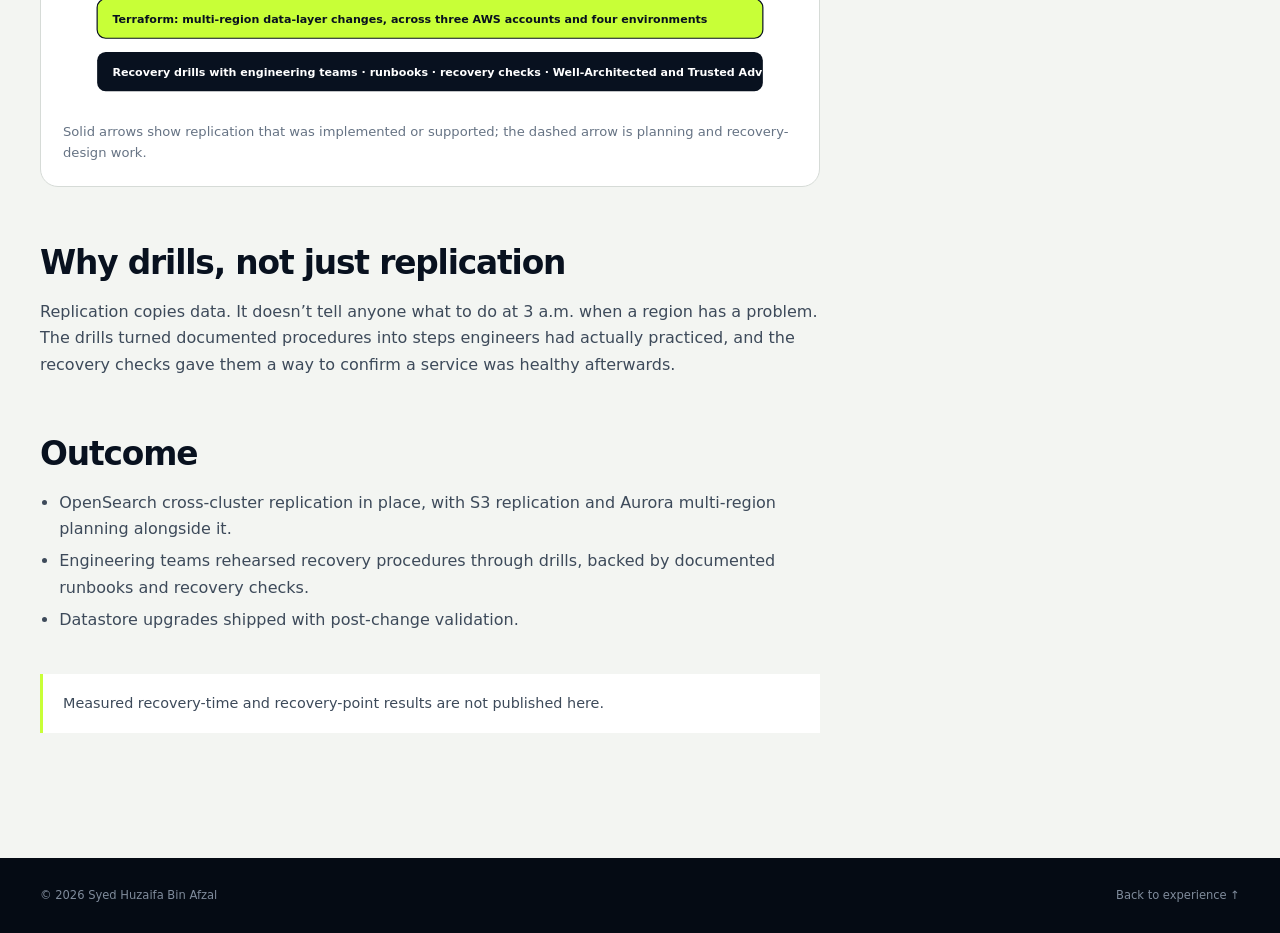
<file: case-studies/disaster-recovery.html>
<!doctype html>
<html lang="en">
<head>
  <meta charset="utf-8">
  <meta name="viewport" content="width=device-width, initial-scale=1">
  <meta name="description" content="Case study: disaster recovery work across the data layer of a production SaaS platform on AWS: OpenSearch cross-cluster replication, multi-region Terraform, and recovery drills.">
  <meta name="theme-color" content="#08111f">
  <link rel="canonical" href="https://portfolio.huzaifaafzal.me/case-studies/disaster-recovery.html">
  <meta property="og:type" content="article">
  <meta property="og:title" content="Disaster recovery for a production SaaS data layer | Huzaifa Afzal">
  <meta property="og:description" content="OpenSearch cross-cluster replication, multi-region Terraform, and recovery drills on AWS.">
  <meta property="og:image" content="https://portfolio.huzaifaafzal.me/assets/og-card.png">
  <title>Disaster recovery for a production data layer | Huzaifa Afzal</title>
  <link rel="stylesheet" href="../styles.css?v=2">
</head>
<body>
  <a class="skip-link" href="#main">Skip to main content</a>
  <header class="site-header">
    <div class="nav-shell nav-simple">
      <a class="wordmark" href="../" aria-label="Huzaifa - home">
        <span class="wordmark-mark" aria-hidden="true">H</span>
        <span>Huzaifa Afzal</span>
      </a>
      <a class="nav-contact" href="mailto:huzaifaafzal10@gmail.com">Let&rsquo;s talk <span aria-hidden="true">&#8599;</span></a>
    </div>
  </header>

  <main id="main">
    <section class="cs-hero">
      <div class="page-shell">
        <a class="cs-back" href="../#experience"><span aria-hidden="true">&larr;</span> Back to experience</a>
        <p class="section-index">Case study / Reliability</p>
        <h1>Making recovery rehearsed, not theoretical.</h1>
        <p class="cs-lead">At Harri, a workforce-management SaaS platform running across three AWS accounts and four environments, I organized disaster recovery work across the compute, network, and data layers, then ran drills so engineering teams could practice the procedures.</p>
        <div class="cs-meta" aria-label="Technologies"><span>AWS</span><span>Terraform</span><span>OpenSearch</span><span>ElastiCache / Redis</span><span>RDS / Aurora</span><span>S3</span><span>CloudWatch</span><span>Datadog</span></div>
      </div>
    </section>

    <div class="page-shell">
      <article class="cs-body">
        <h2>Context</h2>
        <p>I worked with Harri through Kalam4Solutions as a contract DevOps engineer, supporting production EKS and ECS workloads and their dependencies: VPC networking, IAM, Aurora/RDS, Redis/ElastiCache, OpenSearch, DynamoDB, S3, and Lambda. The goal was to improve recovery readiness for the data layer across regions and give engineers procedures they could rehearse.</p>

        <h2>What I did</h2>
        <ul>
          <li>Used Terraform to support multi-region changes for the data layer, including OpenSearch, ElastiCache, RDS/Aurora, and S3.</li>
          <li>Implemented OpenSearch cross-cluster replication.</li>
          <li>Contributed to Aurora Global Database planning and multi-region recovery procedures, and supported S3 replication.</li>
          <li>Supported Redis v7 upgrades, the move to the T4g instance family, and RDS/Aurora upgrades and maintenance, validating service behavior after each change.</li>
          <li>Ran disaster recovery drills with engineering teams to rehearse responses to failure scenarios.</li>
          <li>Documented change procedures, recovery checks, and runbooks, and reviewed AWS Well-Architected guidance and Trusted Advisor fault-tolerance findings.</li>
        </ul>

        <figure class="diagram">
          <div class="diagram-scroll">
            <svg viewBox="0 0 860 440" role="img" aria-labelledby="dr-title dr-desc"><style>.d-box{fill:#f7f9f6;stroke:#08111f;stroke-width:1.4}.d-strong{fill:#08111f}.d-accent{fill:#c8ff37;stroke:#08111f;stroke-width:1.4}.d-zone{fill:none;stroke:#9aa5b1;stroke-width:1.2;stroke-dasharray:6 5}.d-line{fill:none;stroke:#08111f;stroke-width:1.6}.d-dashed{stroke-dasharray:6 5}.d-text{fill:#08111f;font:700 13px Inter,system-ui,sans-serif}.d-text-inv{fill:#ffffff;font:700 13px Inter,system-ui,sans-serif}.d-small{fill:#4c5968;font:500 11.5px Inter,system-ui,sans-serif}.d-label{fill:#667384;font:700 10.5px ui-monospace,SFMono-Regular,Menlo,Consolas,monospace;letter-spacing:.06em;text-transform:uppercase}</style>
              <title id="dr-title">Data-layer disaster recovery across two AWS regions</title>
              <desc id="dr-desc">Primary and recovery regions each hold OpenSearch, ElastiCache/Redis, RDS/Aurora, and S3. OpenSearch uses cross-cluster replication (implemented), S3 uses replication (supported), and Aurora Global Database is shown as planning work. Terraform manages the multi-region data-layer changes, and recovery drills, runbooks, and recovery checks sit across both regions.</desc>
              <defs><marker id="dr-arrow" viewBox="0 0 10 10" refX="9" refY="5" markerWidth="7" markerHeight="7" orient="auto-start-reverse"><path d="M0,0 L10,5 L0,10 z" class="d-strong"/></marker></defs>

              <rect class="d-zone" x="40" y="20" width="260" height="270" rx="14"/><text class="d-label" x="56" y="44">Primary region</text>
              <rect class="d-zone" x="560" y="20" width="260" height="270" rx="14"/><text class="d-label" x="576" y="44">Recovery region</text>

              <rect class="d-box" x="60" y="60" width="220" height="44" rx="9"/><text class="d-text" x="76" y="87">OpenSearch</text>
              <rect class="d-box" x="60" y="120" width="220" height="44" rx="9"/><text class="d-text" x="76" y="147">ElastiCache / Redis</text>
              <rect class="d-box" x="60" y="180" width="220" height="44" rx="9"/><text class="d-text" x="76" y="207">RDS / Aurora</text>
              <rect class="d-box" x="60" y="240" width="220" height="44" rx="9"/><text class="d-text" x="76" y="267">S3</text>

              <rect class="d-box" x="580" y="60" width="220" height="44" rx="9"/><text class="d-text" x="596" y="87">OpenSearch</text>
              <rect class="d-box" x="580" y="120" width="220" height="44" rx="9"/><text class="d-text" x="596" y="147">ElastiCache / Redis</text>
              <rect class="d-box" x="580" y="180" width="220" height="44" rx="9"/><text class="d-text" x="596" y="207">RDS / Aurora</text>
              <rect class="d-box" x="580" y="240" width="220" height="44" rx="9"/><text class="d-text" x="596" y="267">S3</text>

              <path class="d-line" d="M280 82 H576" marker-end="url(#dr-arrow)"/>
              <text class="d-small" x="314" y="74">cross-cluster replication · implemented</text>
              <text class="d-small" x="330" y="146">Terraform-managed; Redis v7 upgrades</text>
              <path class="d-line d-dashed" d="M280 202 H576" marker-end="url(#dr-arrow)"/>
              <text class="d-small" x="322" y="194">Aurora Global Database · planning</text>
              <path class="d-line" d="M280 262 H576" marker-end="url(#dr-arrow)"/>
              <text class="d-small" x="352" y="254">S3 replication · supported</text>

              <rect class="d-accent" x="40" y="314" width="780" height="46" rx="10"/>
              <text class="d-text" x="58" y="342">Terraform: multi-region data-layer changes, across three AWS accounts and four environments</text>
              <rect class="d-strong" x="40" y="376" width="780" height="46" rx="10"/>
              <text class="d-text-inv" x="58" y="404">Recovery drills with engineering teams · runbooks · recovery checks · Well-Architected and Trusted Advisor reviews</text>
            </svg>
          </div>
          <figcaption>Solid arrows show replication that was implemented or supported; the dashed arrow is planning and recovery-design work.</figcaption>
        </figure>

        <h2>Why drills, not just replication</h2>
        <p>Replication copies data. It doesn&rsquo;t tell anyone what to do at 3 a.m. when a region has a problem. The drills turned documented procedures into steps engineers had actually practiced, and the recovery checks gave them a way to confirm a service was healthy afterwards.</p>

        <h2>Outcome</h2>
        <ul>
          <li>OpenSearch cross-cluster replication in place, with S3 replication and Aurora multi-region planning alongside it.</li>
          <li>Engineering teams rehearsed recovery procedures through drills, backed by documented runbooks and recovery checks.</li>
          <li>Datastore upgrades shipped with post-change validation.</li>
        </ul>
        <p class="cs-note">Measured recovery-time and recovery-point results are not published here.</p>
      </article>
    </div>
  </main>

  <footer class="site-footer">
    <div class="page-shell footer-layout">
      <span>&copy; 2026 Syed Huzaifa Bin Afzal</span>
      <a href="../#experience">Back to experience <span aria-hidden="true">&#8593;</span></a>
    </div>
  </footer>
</body>
</html>
</file>
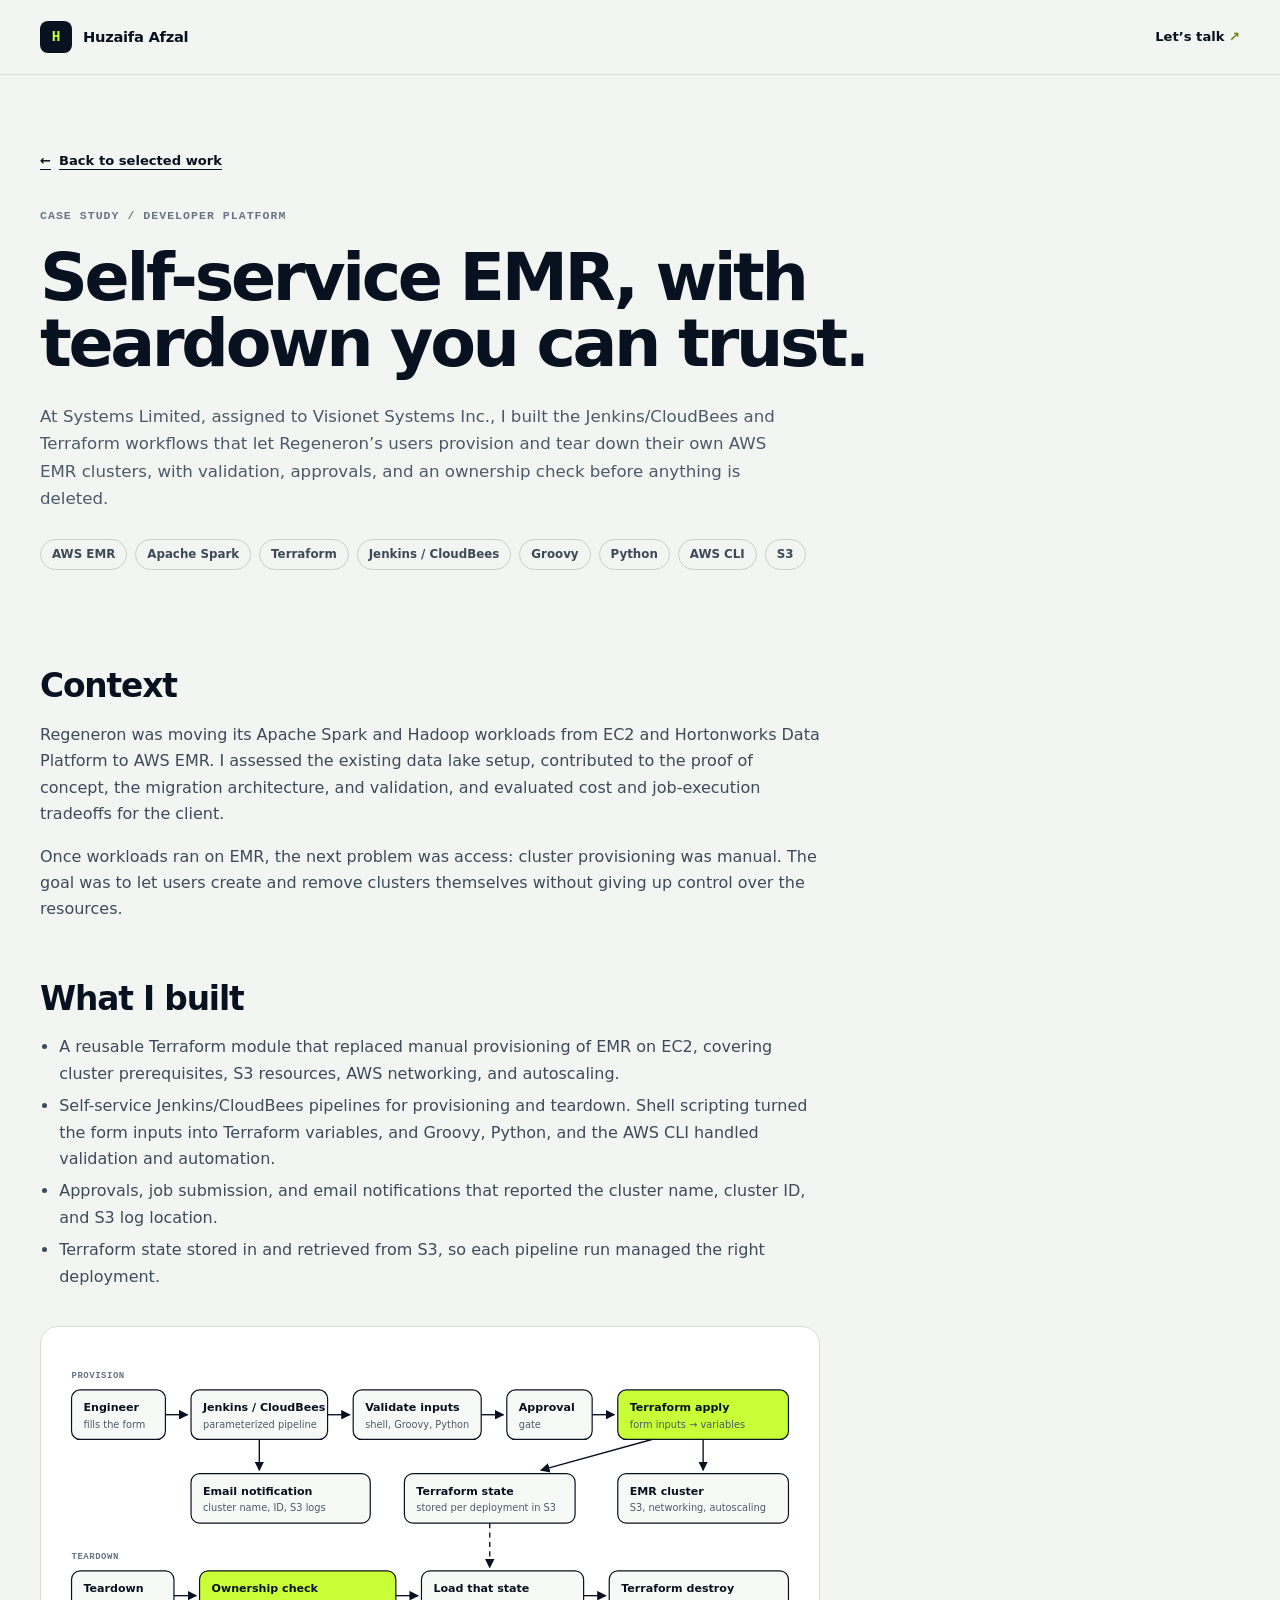
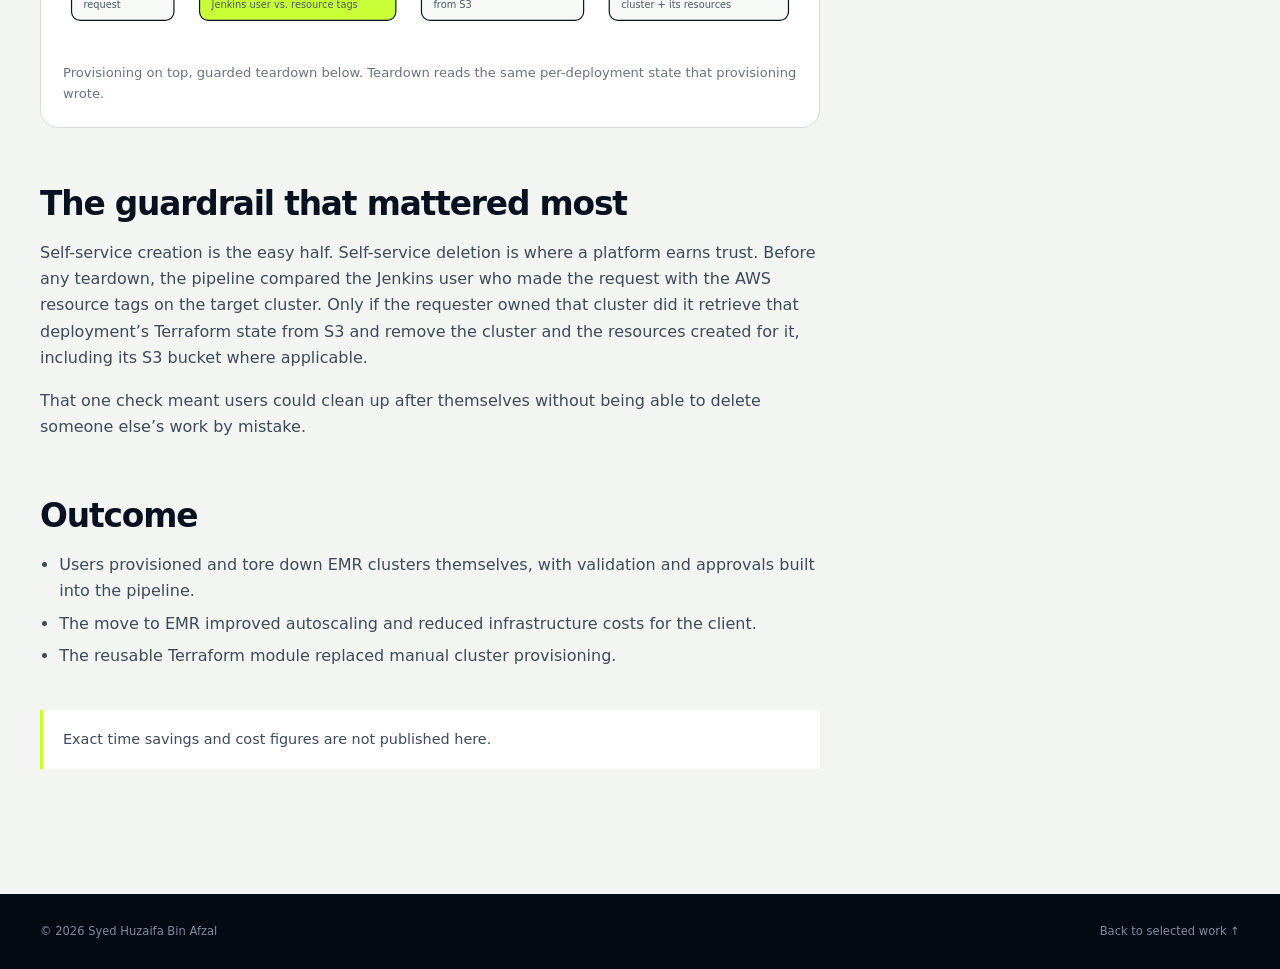
<file: case-studies/self-service-emr.html>
<!doctype html>
<html lang="en">
<head>
  <meta charset="utf-8">
  <meta name="viewport" content="width=device-width, initial-scale=1">
  <meta name="description" content="Case study: a self-service AWS EMR platform built with Jenkins/CloudBees and Terraform, with ownership checks before teardown.">
  <meta name="theme-color" content="#08111f">
  <link rel="canonical" href="https://portfolio.huzaifaafzal.me/case-studies/self-service-emr.html">
  <meta property="og:type" content="article">
  <meta property="og:title" content="Self-service EMR platform | Huzaifa Afzal">
  <meta property="og:description" content="Jenkins/CloudBees and Terraform workflows for safe, self-service EMR provisioning and teardown.">
  <meta property="og:image" content="https://portfolio.huzaifaafzal.me/assets/og-card.png">
  <title>Self-service EMR platform | Huzaifa Afzal</title>
  <link rel="stylesheet" href="../styles.css?v=2">
</head>
<body>
  <a class="skip-link" href="#main">Skip to main content</a>
  <header class="site-header">
    <div class="nav-shell nav-simple">
      <a class="wordmark" href="../" aria-label="Huzaifa - home">
        <span class="wordmark-mark" aria-hidden="true">H</span>
        <span>Huzaifa Afzal</span>
      </a>
      <a class="nav-contact" href="mailto:huzaifaafzal10@gmail.com">Let&rsquo;s talk <span aria-hidden="true">&#8599;</span></a>
    </div>
  </header>

  <main id="main">
    <section class="cs-hero">
      <div class="page-shell">
        <a class="cs-back" href="../#work"><span aria-hidden="true">&larr;</span> Back to selected work</a>
        <p class="section-index">Case study / Developer platform</p>
        <h1>Self-service EMR, with teardown you can trust.</h1>
        <p class="cs-lead">At Systems Limited, assigned to Visionet Systems Inc., I built the Jenkins/CloudBees and Terraform workflows that let Regeneron&rsquo;s users provision and tear down their own AWS EMR clusters, with validation, approvals, and an ownership check before anything is deleted.</p>
        <div class="cs-meta" aria-label="Technologies"><span>AWS EMR</span><span>Apache Spark</span><span>Terraform</span><span>Jenkins / CloudBees</span><span>Groovy</span><span>Python</span><span>AWS CLI</span><span>S3</span></div>
      </div>
    </section>

    <div class="page-shell">
      <article class="cs-body">
        <h2>Context</h2>
        <p>Regeneron was moving its Apache Spark and Hadoop workloads from EC2 and Hortonworks Data Platform to AWS EMR. I assessed the existing data lake setup, contributed to the proof of concept, the migration architecture, and validation, and evaluated cost and job-execution tradeoffs for the client.</p>
        <p>Once workloads ran on EMR, the next problem was access: cluster provisioning was manual. The goal was to let users create and remove clusters themselves without giving up control over the resources.</p>

        <h2>What I built</h2>
        <ul>
          <li>A reusable Terraform module that replaced manual provisioning of EMR on EC2, covering cluster prerequisites, S3 resources, AWS networking, and autoscaling.</li>
          <li>Self-service Jenkins/CloudBees pipelines for provisioning and teardown. Shell scripting turned the form inputs into Terraform variables, and Groovy, Python, and the AWS CLI handled validation and automation.</li>
          <li>Approvals, job submission, and email notifications that reported the cluster name, cluster ID, and S3 log location.</li>
          <li>Terraform state stored in and retrieved from S3, so each pipeline run managed the right deployment.</li>
        </ul>

        <figure class="diagram">
          <div class="diagram-scroll">
            <svg viewBox="0 0 860 350" role="img" aria-labelledby="emr-title emr-desc"><style>.d-box{fill:#f7f9f6;stroke:#08111f;stroke-width:1.4}.d-strong{fill:#08111f}.d-accent{fill:#c8ff37;stroke:#08111f;stroke-width:1.4}.d-zone{fill:none;stroke:#9aa5b1;stroke-width:1.2;stroke-dasharray:6 5}.d-line{fill:none;stroke:#08111f;stroke-width:1.6}.d-dashed{stroke-dasharray:6 5}.d-text{fill:#08111f;font:700 13px Inter,system-ui,sans-serif}.d-text-inv{fill:#ffffff;font:700 13px Inter,system-ui,sans-serif}.d-small{fill:#4c5968;font:500 11.5px Inter,system-ui,sans-serif}.d-label{fill:#667384;font:700 10.5px ui-monospace,SFMono-Regular,Menlo,Consolas,monospace;letter-spacing:.06em;text-transform:uppercase}</style>
              <title id="emr-title">Self-service EMR provisioning and teardown flow</title>
              <desc id="emr-desc">Provisioning: an engineer fills a Jenkins/CloudBees form, inputs are validated, approved, and applied with Terraform, which creates the EMR cluster and stores state in S3; the pipeline emails the cluster details. Teardown: the requester is checked against the cluster's AWS resource tags, the matching state is loaded from S3, and Terraform destroys the cluster and its resources.</desc>
              <defs><marker id="emr-arrow" viewBox="0 0 10 10" refX="9" refY="5" markerWidth="7" markerHeight="7" orient="auto-start-reverse"><path d="M0,0 L10,5 L0,10 z" class="d-strong"/></marker></defs>

              <text class="d-label" x="10" y="34">Provision</text>
              <rect class="d-box" x="10" y="48" width="110" height="58" rx="10"/><text class="d-text" x="24" y="73">Engineer</text><text class="d-small" x="24" y="92">fills the form</text>
              <rect class="d-box" x="150" y="48" width="160" height="58" rx="10"/><text class="d-text" x="164" y="73">Jenkins / CloudBees</text><text class="d-small" x="164" y="92">parameterized pipeline</text>
              <rect class="d-box" x="340" y="48" width="150" height="58" rx="10"/><text class="d-text" x="354" y="73">Validate inputs</text><text class="d-small" x="354" y="92">shell, Groovy, Python</text>
              <rect class="d-box" x="520" y="48" width="100" height="58" rx="10"/><text class="d-text" x="534" y="73">Approval</text><text class="d-small" x="534" y="92">gate</text>
              <rect class="d-accent" x="650" y="48" width="200" height="58" rx="10"/><text class="d-text" x="664" y="73">Terraform apply</text><text class="d-small" x="664" y="92">form inputs → variables</text>
              <path class="d-line" d="M120 77 H146" marker-end="url(#emr-arrow)"/>
              <path class="d-line" d="M310 77 H336" marker-end="url(#emr-arrow)"/>
              <path class="d-line" d="M490 77 H516" marker-end="url(#emr-arrow)"/>
              <path class="d-line" d="M620 77 H646" marker-end="url(#emr-arrow)"/>

              <rect class="d-box" x="650" y="146" width="200" height="58" rx="10"/><text class="d-text" x="664" y="171">EMR cluster</text><text class="d-small" x="664" y="190">S3, networking, autoscaling</text>
              <rect class="d-box" x="400" y="146" width="200" height="58" rx="10"/><text class="d-text" x="414" y="171">Terraform state</text><text class="d-small" x="414" y="190">stored per deployment in S3</text>
              <rect class="d-box" x="150" y="146" width="210" height="58" rx="10"/><text class="d-text" x="164" y="171">Email notification</text><text class="d-small" x="164" y="190">cluster name, ID, S3 logs</text>
              <path class="d-line" d="M750 106 V142" marker-end="url(#emr-arrow)"/>
              <path class="d-line" d="M690 106 L560 142" marker-end="url(#emr-arrow)"/>
              <path class="d-line" d="M230 106 V142" marker-end="url(#emr-arrow)"/>

              <text class="d-label" x="10" y="246">Teardown</text>
              <rect class="d-box" x="10" y="260" width="120" height="58" rx="10"/><text class="d-text" x="24" y="285">Teardown</text><text class="d-small" x="24" y="304">request</text>
              <rect class="d-accent" x="160" y="260" width="230" height="58" rx="10"/><text class="d-text" x="174" y="285">Ownership check</text><text class="d-small" x="174" y="304">Jenkins user vs. resource tags</text>
              <rect class="d-box" x="420" y="260" width="190" height="58" rx="10"/><text class="d-text" x="434" y="285">Load that state</text><text class="d-small" x="434" y="304">from S3</text>
              <rect class="d-box" x="640" y="260" width="210" height="58" rx="10"/><text class="d-text" x="654" y="285">Terraform destroy</text><text class="d-small" x="654" y="304">cluster + its resources</text>
              <path class="d-line" d="M130 289 H156" marker-end="url(#emr-arrow)"/>
              <path class="d-line" d="M390 289 H416" marker-end="url(#emr-arrow)"/>
              <path class="d-line" d="M610 289 H636" marker-end="url(#emr-arrow)"/>
              <path class="d-line d-dashed" d="M500 204 V256" marker-end="url(#emr-arrow)"/>
            </svg>
          </div>
          <figcaption>Provisioning on top, guarded teardown below. Teardown reads the same per-deployment state that provisioning wrote.</figcaption>
        </figure>

        <h2>The guardrail that mattered most</h2>
        <p>Self-service creation is the easy half. Self-service deletion is where a platform earns trust. Before any teardown, the pipeline compared the Jenkins user who made the request with the AWS resource tags on the target cluster. Only if the requester owned that cluster did it retrieve that deployment&rsquo;s Terraform state from S3 and remove the cluster and the resources created for it, including its S3 bucket where applicable.</p>
        <p>That one check meant users could clean up after themselves without being able to delete someone else&rsquo;s work by mistake.</p>

        <h2>Outcome</h2>
        <ul>
          <li>Users provisioned and tore down EMR clusters themselves, with validation and approvals built into the pipeline.</li>
          <li>The move to EMR improved autoscaling and reduced infrastructure costs for the client.</li>
          <li>The reusable Terraform module replaced manual cluster provisioning.</li>
        </ul>
        <p class="cs-note">Exact time savings and cost figures are not published here.</p>
      </article>
    </div>
  </main>

  <footer class="site-footer">
    <div class="page-shell footer-layout">
      <span>&copy; 2026 Syed Huzaifa Bin Afzal</span>
      <a href="../#work">Back to selected work <span aria-hidden="true">&#8593;</span></a>
    </div>
  </footer>
</body>
</html>
</file>
<file: styles.css>
:root {
  --ink: #08111f;
  --ink-soft: #101c2e;
  --paper: #f3f5f2;
  --white: #ffffff;
  --text: #1d2938;
  --muted: #667384;
  --line: #d6dbd7;
  --line-dark: rgba(255, 255, 255, 0.14);
  --lime: #c8ff37;
  --lime-soft: #e5ff9f;
  --blue: #6d99ff;
  --max: 1200px;
  --radius: 18px;
  --shadow: 0 24px 70px rgba(8, 17, 31, 0.12);
}

* { box-sizing: border-box; }
html { scroll-behavior: smooth; scroll-padding-top: 84px; }
body {
  margin: 0;
  background: var(--paper);
  color: var(--text);
  font-family: Inter, ui-sans-serif, system-ui, -apple-system, BlinkMacSystemFont, "Segoe UI", sans-serif;
  line-height: 1.65;
  -webkit-font-smoothing: antialiased;
}
body.menu-open { overflow: hidden; }
a { color: inherit; }
button, a { -webkit-tap-highlight-color: transparent; }
.page-shell { width: min(var(--max), calc(100% - 48px)); margin-inline: auto; }
.sr-only { position: absolute; width: 1px; height: 1px; padding: 0; margin: -1px; overflow: hidden; clip: rect(0, 0, 0, 0); white-space: nowrap; border: 0; }
.skip-link { position: fixed; left: 16px; top: -100px; z-index: 1000; background: var(--lime); color: var(--ink); padding: 10px 14px; font-weight: 800; text-decoration: none; border-radius: 8px; }
.skip-link:focus { top: 16px; }
:focus-visible { outline: 3px solid var(--blue); outline-offset: 4px; }

.site-header {
  position: sticky;
  top: 0;
  z-index: 100;
  background: rgba(243, 245, 242, 0.88);
  border-bottom: 1px solid rgba(8, 17, 31, 0.09);
  backdrop-filter: blur(18px);
}
.nav-shell { width: min(var(--max), calc(100% - 48px)); min-height: 74px; margin-inline: auto; display: grid; grid-template-columns: 1fr auto 1fr; align-items: center; gap: 28px; }
.wordmark { display: inline-flex; align-items: center; gap: 11px; width: max-content; color: var(--ink); font-size: 0.92rem; font-weight: 850; letter-spacing: -0.02em; text-decoration: none; }
.wordmark-mark { display: grid; place-items: center; width: 32px; aspect-ratio: 1; background: var(--ink); color: var(--lime); border-radius: 8px; font: 800 0.9rem/1 ui-monospace, SFMono-Regular, Menlo, monospace; }
.desktop-nav { display: flex; align-items: center; gap: 28px; }
.desktop-nav a, .nav-contact { position: relative; color: #344153; font-size: 0.82rem; font-weight: 750; text-decoration: none; }
.desktop-nav a::after { content: ""; position: absolute; left: 0; right: 100%; bottom: -6px; height: 2px; background: var(--ink); transition: right 180ms ease; }
.desktop-nav a:hover::after { right: 0; }
.nav-contact { justify-self: end; color: var(--ink); }
.nav-contact span { color: #6b8500; }
.menu-toggle { display: none; justify-self: end; width: 44px; height: 44px; padding: 12px 9px; border: 0; background: transparent; cursor: pointer; }
.menu-toggle span:not(.sr-only) { display: block; height: 2px; margin: 6px 0; background: var(--ink); transition: transform 180ms ease; }
.menu-toggle[aria-expanded="true"] span:nth-of-type(2) { transform: translateY(4px) rotate(45deg); }
.menu-toggle[aria-expanded="true"] span:nth-of-type(3) { transform: translateY(-4px) rotate(-45deg); }
.mobile-menu { display: none; }

.hero { position: relative; overflow: clip; padding: 92px 0 0; background: var(--paper); }
.hero::before { content: ""; position: absolute; width: 440px; height: 440px; right: -180px; top: -180px; border: 1px solid rgba(8, 17, 31, 0.08); border-radius: 50%; box-shadow: 0 0 0 80px rgba(8, 17, 31, 0.018), 0 0 0 160px rgba(8, 17, 31, 0.014); pointer-events: none; }
.hero-grid { display: grid; grid-template-columns: minmax(0, 1.42fr) minmax(340px, 0.58fr); gap: 74px; align-items: center; min-height: 550px; }
.kicker { display: flex; align-items: center; gap: 10px; margin: 0 0 28px; color: #526070; font-size: 0.76rem; font-weight: 800; letter-spacing: 0.11em; text-transform: uppercase; }
.signal { position: relative; width: 9px; height: 9px; background: #7ea500; border-radius: 50%; box-shadow: 0 0 0 6px rgba(126, 165, 0, 0.12); }
h1, h2, h3, p { overflow-wrap: break-word; }
h1 { max-width: 870px; margin: 0; color: var(--ink); font-size: clamp(3.45rem, 7.3vw, 7.15rem); font-weight: 760; line-height: 0.93; letter-spacing: -0.068em; }
h1 em { position: relative; z-index: 0; font-family: Georgia, "Times New Roman", serif; font-weight: 400; }
h1 em::after { content: ""; position: absolute; z-index: -1; left: -0.02em; right: -0.03em; bottom: 0.04em; height: 0.16em; background: var(--lime); transform: rotate(-1deg); }
.hero-intro { max-width: 700px; margin: 32px 0 0; color: #4c5968; font-size: clamp(1.04rem, 1.35vw, 1.2rem); }
.hero-actions { display: flex; flex-wrap: wrap; gap: 10px; margin-top: 34px; }
.button { display: inline-flex; align-items: center; justify-content: center; gap: 10px; min-height: 48px; padding: 0 18px; border: 1px solid transparent; border-radius: 10px; font-size: 0.84rem; font-weight: 820; text-decoration: none; transition: transform 180ms ease, box-shadow 180ms ease, background 180ms ease; }
.button:hover { transform: translateY(-2px); }
.button-primary { background: var(--ink); color: var(--white); box-shadow: 0 12px 30px rgba(8, 17, 31, 0.15); }
.button-primary span { color: var(--lime); }
.button-secondary { border-color: #c9cfcb; background: rgba(255, 255, 255, 0.52); color: var(--ink); }
.button-secondary:hover { background: var(--white); }
.button-dark { margin-top: 25px; background: var(--ink); color: var(--white); }
.button-dark span { color: var(--lime); }

.hero-console { align-self: center; overflow: hidden; background: var(--ink); color: #dbe4ef; border: 1px solid rgba(255, 255, 255, 0.1); border-radius: var(--radius); box-shadow: var(--shadow); transform: rotate(1.2deg); }
.console-bar { display: flex; justify-content: space-between; gap: 16px; padding: 16px 18px; border-bottom: 1px solid var(--line-dark); background: var(--ink-soft); font: 0.72rem/1.4 ui-monospace, SFMono-Regular, Menlo, Consolas, monospace; }
.console-state { color: var(--lime); }
.console-state::before { content: ""; display: inline-block; width: 7px; height: 7px; margin-right: 7px; background: currentColor; border-radius: 50%; box-shadow: 0 0 12px currentColor; }
.console-list { margin: 0; padding: 22px 22px 13px; font: 0.78rem/1.55 ui-monospace, SFMono-Regular, Menlo, Consolas, monospace; }
.console-list div { display: grid; grid-template-columns: 80px 1fr; gap: 13px; padding: 12px 0; border-bottom: 1px dashed rgba(255, 255, 255, 0.11); }
.console-list dt { color: #7f8da1; }
.console-list dt::after { content: ":"; }
.console-list dd { margin: 0; color: #edf4fb; }
.console-footer { padding: 14px 22px 22px; color: #aebaca; font: 0.75rem/1.5 ui-monospace, SFMono-Regular, Menlo, Consolas, monospace; }
.console-footer > span:first-child { color: var(--lime); margin-right: 8px; }
.cursor { display: inline-block; width: 7px; height: 1.1em; margin-left: 5px; vertical-align: -0.16em; background: var(--lime); animation: blink 1.2s step-end infinite; }
@keyframes blink { 50% { opacity: 0; } }

.proof-strip { display: grid; grid-template-columns: repeat(4, 1fr); margin-top: 84px; border: 1px solid var(--line); border-bottom: 0; background: rgba(255, 255, 255, 0.45); }
.proof-strip div { min-height: 130px; padding: 24px; border-right: 1px solid var(--line); }
.proof-strip div:last-child { border-right: 0; }
.proof-strip strong { display: block; margin-bottom: 10px; color: var(--ink); font-size: 1.55rem; line-height: 1; letter-spacing: -0.04em; }
.proof-strip span { display: block; max-width: 170px; color: var(--muted); font-size: 0.77rem; line-height: 1.4; }

.section { padding: 124px 0; border-top: 1px solid var(--line); }
.section-index { margin: 0 0 20px; color: #687586; font: 750 0.72rem/1.4 ui-monospace, SFMono-Regular, Menlo, Consolas, monospace; letter-spacing: 0.09em; text-transform: uppercase; }
.split-heading { display: grid; grid-template-columns: 0.8fr 1.2fr; gap: 110px; }
h2 { margin: 0; color: var(--ink); font-size: clamp(2.75rem, 5.6vw, 5.65rem); line-height: 0.98; letter-spacing: -0.058em; }
.about-copy { max-width: 720px; padding-top: 43px; }
.about-copy p { color: #53606f; font-size: 1rem; }
.about-copy .lead { margin-top: 0; color: var(--ink); font-size: clamp(1.28rem, 2vw, 1.7rem); line-height: 1.42; letter-spacing: -0.025em; }
.role-list { display: flex; flex-wrap: wrap; gap: 8px; margin-top: 34px; }
.role-list span, .tag-row span { display: inline-flex; align-items: center; min-height: 31px; padding: 5px 10px; border: 1px solid #cdd3cf; border-radius: 999px; color: #485563; background: rgba(255, 255, 255, 0.48); font-size: 0.72rem; font-weight: 750; }

.section-ink { background: var(--ink); color: #dce5ef; border-color: transparent; }
.section-heading { max-width: 810px; margin-bottom: 66px; }
.section-heading h2 { max-width: 780px; }
.section-heading > p:last-child { max-width: 650px; margin: 24px 0 0; color: var(--muted); }
.section-heading.inverse .section-index { color: #92a0b2; }
.section-heading.inverse h2 { color: var(--white); }
.section-heading.inverse > p:last-child { color: #9caabd; }
.section-heading.compact { margin-bottom: 46px; }
.experience-list { border-top: 1px solid var(--line-dark); }
.experience-item { display: grid; grid-template-columns: 260px 1fr; gap: 72px; padding: 54px 0; border-bottom: 1px solid var(--line-dark); }
.experience-meta { display: flex; flex-direction: column; gap: 7px; color: #7f8da1; font: 0.73rem/1.45 ui-monospace, SFMono-Regular, Menlo, Consolas, monospace; }
.experience-meta .date { color: var(--lime); }
.company { display: flex; flex-wrap: wrap; align-items: center; gap: 12px; margin: 0 0 8px; color: var(--white); font-size: 0.88rem; font-weight: 800; }
.company span { color: #8795a8; font-size: 0.73rem; font-weight: 600; }
.experience-body h3 { margin: 0 0 23px; color: var(--white); font-size: clamp(1.65rem, 2.5vw, 2.4rem); line-height: 1.15; letter-spacing: -0.035em; }
.experience-body ul { display: grid; gap: 12px; margin: 0; padding: 0; list-style: none; }
.experience-body li { position: relative; padding-left: 20px; color: #aebaca; font-size: 0.9rem; }
.experience-body li::before { content: ""; position: absolute; left: 0; top: 0.7em; width: 7px; height: 2px; background: var(--lime); }
.recognition { margin: 24px 0 0; color: var(--lime-soft); font-size: 0.78rem; font-weight: 750; }

.project-grid { display: grid; grid-template-columns: repeat(2, 1fr); border-top: 1px solid var(--line); border-left: 1px solid var(--line); }
.project-card { display: grid; grid-template-columns: 42px 1fr; gap: 20px; min-height: 360px; padding: 30px; border-right: 1px solid var(--line); border-bottom: 1px solid var(--line); background: rgba(255, 255, 255, 0.28); transition: background 180ms ease, transform 180ms ease; }
.project-card:hover { position: relative; z-index: 1; background: var(--white); transform: translateY(-3px); box-shadow: var(--shadow); }
.project-featured { grid-column: 1 / -1; grid-template-columns: 52px 1fr; min-height: 390px; background: var(--lime); }
.project-featured:hover { background: #d4ff5e; }
.project-number { color: #7a8794; font: 700 0.72rem/1.4 ui-monospace, SFMono-Regular, Menlo, Consolas, monospace; }
.project-featured .project-number { color: #566f00; }
.project-content { display: flex; flex-direction: column; align-items: flex-start; }
.project-content h3 { margin: 8px 0 14px; color: var(--ink); font-size: clamp(1.55rem, 2.4vw, 2.35rem); line-height: 1.1; letter-spacing: -0.04em; }
.project-content > p:not(.project-type) { max-width: 780px; margin: 0; color: #566270; font-size: 0.9rem; }
.project-featured .project-content > p:not(.project-type) { color: #293800; font-size: 1rem; }
.project-type { margin: 0; color: #71808f; font: 750 0.68rem/1.4 ui-monospace, SFMono-Regular, Menlo, Consolas, monospace; letter-spacing: 0.07em; text-transform: uppercase; }
.project-featured .project-type { color: #567000; }
.tag-row { display: flex; flex-wrap: wrap; gap: 6px; margin-top: 22px; }
.project-featured .tag-row span { border-color: rgba(8, 17, 31, 0.24); background: rgba(255, 255, 255, 0.2); color: var(--ink); }
.inline-link { display: inline-flex; gap: 6px; margin-top: auto; padding-top: 24px; color: var(--ink); font-size: 0.78rem; font-weight: 850; text-underline-offset: 4px; }
.project-links { display: flex; flex-wrap: wrap; gap: 18px; margin-top: auto; }

.research { overflow: clip; background: var(--lime); }
.research-layout { display: grid; grid-template-columns: 0.82fr 1.18fr; gap: 92px; align-items: center; }
.research .section-index, .research .section-heading > p:last-of-type { color: #506700; }
.publication-card { position: relative; overflow: hidden; padding: 42px; background: var(--ink); color: var(--white); border-radius: var(--radius); box-shadow: 18px 18px 0 rgba(8, 17, 31, 0.1); }
.publication-card::after { content: ""; position: absolute; right: -65px; bottom: -65px; width: 210px; height: 210px; border: 1px solid rgba(200, 255, 55, 0.22); border-radius: 50%; box-shadow: 0 0 0 32px rgba(200, 255, 55, 0.035), 0 0 0 64px rgba(200, 255, 55, 0.025); }
.publication-label { display: flex; justify-content: space-between; gap: 18px; color: var(--lime); font: 750 0.72rem/1.4 ui-monospace, SFMono-Regular, Menlo, Consolas, monospace; text-transform: uppercase; }
blockquote { position: relative; z-index: 1; margin: 55px 0 18px; font-family: Georgia, "Times New Roman", serif; font-size: clamp(1.9rem, 3.5vw, 3.2rem); line-height: 1.12; letter-spacing: -0.035em; }
.publication-role { color: #9eacbd; font-size: 0.82rem; }
.research-metrics { position: relative; z-index: 1; display: grid; grid-template-columns: repeat(3, 1fr); gap: 1px; margin-top: 38px; background: var(--line-dark); border: 1px solid var(--line-dark); }
.research-metrics div { min-height: 125px; padding: 17px; background: var(--ink-soft); }
.research-metrics strong { display: block; color: var(--lime); font-size: 1.55rem; line-height: 1; }
.research-metrics span { display: block; margin-top: 9px; color: #a6b2c1; font-size: 0.69rem; line-height: 1.4; }
.research-note { position: relative; z-index: 1; max-width: 620px; margin: 25px 0 0; color: #929fb0; font-size: 0.76rem; }

.writing { background: #e8ece8; }
.writing-layout { display: grid; grid-template-columns: minmax(0, 0.78fr) minmax(0, 1.22fr); gap: 90px; align-items: start; }
.writing-intro { position: sticky; top: 112px; }
.writing-intro h2 { max-width: 570px; font-size: clamp(2.8rem, 5.2vw, 5.2rem); }
.writing-lead { max-width: 590px; margin: 26px 0 0; color: #5d6977; font-size: 0.98rem; }
.reporter-role { margin-top: 38px; padding: 25px; border: 1px solid #c8ceca; border-radius: var(--radius); background: rgba(255, 255, 255, 0.5); }
.reporter-role-top { display: flex; justify-content: space-between; gap: 18px; color: #6d7987; font: 750 0.68rem/1.4 ui-monospace, SFMono-Regular, Menlo, Consolas, monospace; text-transform: uppercase; }
.reporter-role-top span:first-child { color: #5d7400; }
.reporter-role h3 { margin: 22px 0 4px; color: var(--ink); font-size: 1.45rem; letter-spacing: -0.035em; }
.reporter-role p { margin: 0; color: #53606e; font-size: 0.83rem; }
.reporter-role time { display: block; margin-top: 16px; color: #72808e; font: 0.72rem/1.4 ui-monospace, SFMono-Regular, Menlo, Consolas, monospace; }
.communication-skills { display: flex; flex-wrap: wrap; gap: 7px; margin-top: 20px; }
.communication-skills span { padding: 6px 10px; border: 1px solid #c7ceca; border-radius: 999px; color: #566371; background: rgba(255, 255, 255, 0.38); font-size: 0.69rem; font-weight: 750; }
.writing-showcase { display: grid; gap: 16px; }
.featured-story { min-height: 475px; padding: 38px; border-radius: var(--radius); background: var(--ink); color: var(--white); box-shadow: var(--shadow); }
.story-meta { display: flex; justify-content: space-between; gap: 20px; color: #8f9daf; font: 700 0.68rem/1.4 ui-monospace, SFMono-Regular, Menlo, Consolas, monospace; text-transform: uppercase; }
.story-meta span { color: var(--lime); }
.story-topic { margin: 55px 0 10px; color: #71808f; font: 750 0.68rem/1.4 ui-monospace, SFMono-Regular, Menlo, Consolas, monospace; letter-spacing: 0.07em; text-transform: uppercase; }
.featured-story .story-topic { color: var(--lime); }
.featured-story h3 { max-width: 720px; margin: 0 0 20px; font-family: Georgia, "Times New Roman", serif; font-size: clamp(2rem, 3.7vw, 3.5rem); font-weight: 400; line-height: 1.08; letter-spacing: -0.04em; }
.featured-story > p:not(.story-topic) { max-width: 670px; color: #a9b5c4; font-size: 0.88rem; }
.story-link { display: inline-flex; gap: 7px; margin-top: 24px; color: inherit; font-size: 0.77rem; font-weight: 850; text-underline-offset: 4px; }
.featured-story .story-link { color: var(--lime); }
.podcast-card { display: grid; grid-template-columns: 120px 1fr; gap: 28px; align-items: center; padding: 30px; border: 1px solid #c9cfcb; border-radius: var(--radius); background: rgba(255, 255, 255, 0.54); }
.podcast-icon { display: flex; align-items: center; justify-content: center; gap: 5px; height: 110px; background: var(--lime); border-radius: 14px; }
.podcast-icon span { width: 4px; height: 32px; background: var(--ink); border-radius: 4px; }
.podcast-icon span:nth-child(2), .podcast-icon span:nth-child(4) { height: 58px; }
.podcast-icon span:nth-child(3) { height: 82px; }
.podcast-card .story-topic { margin: 0 0 7px; color: #607900; }
.podcast-card h3 { margin: 0 0 9px; color: var(--ink); font-size: 1.3rem; line-height: 1.2; letter-spacing: -0.025em; }
.podcast-card p:not(.story-topic) { margin: 0; color: #667382; font-size: 0.79rem; }
.podcast-card .story-link { color: var(--ink); }
.author-link { display: flex; justify-content: space-between; gap: 20px; padding: 18px 4px; border-bottom: 1px solid #c5ccc7; color: var(--ink); font-size: 0.76rem; font-weight: 820; text-decoration: none; }
.author-link:hover { color: #607900; }

.skills-table { border-top: 1px solid var(--line); }
.skills-table article { display: grid; grid-template-columns: 270px 1fr; gap: 50px; padding: 26px 0; border-bottom: 1px solid var(--line); }
.skills-table h3 { margin: 0; color: var(--ink); font-size: 1rem; letter-spacing: -0.02em; }
.skills-table p { max-width: 820px; margin: 0; color: #637080; font-size: 0.88rem; }
.credentials-layout { display: grid; grid-template-columns: 1fr 1fr; gap: 90px; margin-top: 105px; }
.credential-item { display: grid; grid-template-columns: 132px 1fr; gap: 22px; padding: 24px 0; border-top: 1px solid var(--line); }
.credential-item > span { color: #768391; font: 700 0.74rem/1.5 ui-monospace, SFMono-Regular, Menlo, Consolas, monospace; white-space: nowrap; }
@media (max-width: 520px) { .credential-item { grid-template-columns: 1fr; gap: 6px; } }
.credential-item h3 { margin: 0 0 4px; color: var(--ink); font-size: 1rem; }
.credential-item p, .credential-item small { display: block; margin: 0; color: #667382; font-size: 0.79rem; }
.credential-item small { margin-top: 4px; }
.cert-list { margin: 0; padding: 0; border-top: 1px solid var(--line); list-style: none; }
.cert-list li { position: relative; padding: 20px 36px 20px 0; border-bottom: 1px solid var(--line); color: #3c4958; font-size: 0.84rem; font-weight: 700; }
.cert-list li::after { content: "check"; position: absolute; right: 0; color: #657d00; font: 700 0.66rem/1.5 ui-monospace, SFMono-Regular, Menlo, Consolas, monospace; }
.cert-list li.expired { color: #7a8593; font-weight: 600; }
.cert-list li.expired::after { content: "expired"; color: #8a94a1; }

.community { overflow: clip; background: #dfe5ff; }
.community-layout { display: grid; grid-template-columns: 0.78fr 1.22fr; gap: 90px; align-items: center; }
.community .section-heading { margin-bottom: 0; }
.community .section-heading > p:last-child { color: #58667a; }
.volunteer-card { position: relative; display: grid; grid-template-columns: 160px 1fr; gap: 36px; align-items: center; overflow: hidden; min-height: 340px; padding: 38px; border: 1px solid rgba(8, 17, 31, 0.12); border-radius: var(--radius); background: var(--white); box-shadow: var(--shadow); }
.volunteer-card::after { content: ""; position: absolute; right: -90px; bottom: -90px; width: 240px; height: 240px; border: 1px solid rgba(109, 153, 255, 0.25); border-radius: 50%; box-shadow: 0 0 0 36px rgba(109, 153, 255, 0.05), 0 0 0 72px rgba(109, 153, 255, 0.03); }
.volunteer-mark { position: relative; z-index: 1; display: flex; flex-direction: column; justify-content: space-between; height: 190px; padding: 20px; background: var(--ink); color: var(--white); border-radius: 14px; transform: rotate(-2deg); }
.volunteer-mark strong { color: var(--lime); font-size: 4.6rem; line-height: 0.85; letter-spacing: -0.08em; }
.volunteer-mark span { font: 750 0.72rem/1.12 ui-monospace, SFMono-Regular, Menlo, Consolas, monospace; letter-spacing: 0.08em; text-transform: uppercase; }
.volunteer-content { position: relative; z-index: 1; }
.volunteer-label { margin: 0 0 9px; color: #567000; font: 750 0.68rem/1.4 ui-monospace, SFMono-Regular, Menlo, Consolas, monospace; letter-spacing: 0.08em; text-transform: uppercase; }
.volunteer-content h3 { margin: 0 0 14px; color: var(--ink); font-size: clamp(1.8rem, 3vw, 2.8rem); line-height: 1.05; letter-spacing: -0.045em; }
.volunteer-content > p:not(.volunteer-label) { max-width: 540px; margin: 0; color: #637081; font-size: 0.87rem; }
.volunteer-values { display: flex; flex-wrap: wrap; gap: 7px; margin-top: 24px; }
.volunteer-values span { padding: 5px 9px; border: 1px solid #ccd3df; border-radius: 999px; color: #586678; font-size: 0.68rem; font-weight: 750; }

.contact { padding: 112px 0; background: var(--ink); color: var(--white); }
.contact-layout { display: grid; grid-template-columns: 1.15fr 0.85fr; gap: 100px; align-items: end; }
.contact .section-index { color: var(--lime); }
.contact h2 { color: var(--white); }
.contact-copy { padding-bottom: 8px; }
.contact-copy p { margin: 0 0 28px; color: #9eacbd; }
.contact-email { color: var(--white); font-size: clamp(1.05rem, 2vw, 1.45rem); font-weight: 800; text-underline-offset: 5px; }
.contact-email span { color: var(--lime); }
.contact-links { display: flex; flex-wrap: wrap; gap: 20px; margin-top: 32px; }
.contact-links a { color: #a7b4c4; font-size: 0.78rem; font-weight: 750; text-decoration: none; }
.contact-links a:hover { color: var(--lime); }
.site-footer { padding: 28px 0; background: #050b14; color: #7f8b9b; font-size: 0.72rem; }
.footer-layout { display: flex; justify-content: space-between; gap: 24px; flex-wrap: wrap; }
.footer-layout a { text-decoration: none; }
.footer-layout a:hover { color: var(--white); }

@media (max-width: 980px) {
  .desktop-nav, .nav-contact { display: none; }
  .nav-shell { grid-template-columns: 1fr auto; }
  .menu-toggle { display: block; }
  .mobile-menu.open { display: grid; height: calc(100vh - 74px); align-content: start; gap: 0; padding: 20px 24px; background: var(--paper); border-top: 1px solid var(--line); }
  .mobile-menu a { padding: 18px 0; border-bottom: 1px solid var(--line); color: var(--ink); font-size: 1.25rem; font-weight: 780; text-decoration: none; }
  .hero-grid { grid-template-columns: 1fr; gap: 54px; }
  .hero-console { max-width: 620px; transform: none; }
  .split-heading, .research-layout, .writing-layout, .community-layout, .contact-layout { grid-template-columns: 1fr; gap: 50px; }
  .about-copy { padding-top: 0; }
  .experience-item { grid-template-columns: 190px 1fr; gap: 40px; }
  .credentials-layout { gap: 45px; }
  .writing-intro { position: static; }
}

@media (max-width: 720px) {
  .page-shell, .nav-shell { width: min(var(--max), calc(100% - 30px)); }
  .hero { padding-top: 64px; }
  .hero-grid { min-height: 0; }
  h1 { font-size: clamp(3.05rem, 16vw, 5.2rem); }
  .proof-strip { grid-template-columns: 1fr 1fr; margin-top: 62px; }
  .proof-strip div:nth-child(2) { border-right: 0; }
  .proof-strip div:nth-child(-n+2) { border-bottom: 1px solid var(--line); }
  .section { padding: 88px 0; }
  h2 { font-size: clamp(2.65rem, 13vw, 4.3rem); }
  .section-heading { margin-bottom: 44px; }
  .experience-item { grid-template-columns: 1fr; gap: 20px; padding: 42px 0; }
  .experience-meta { flex-direction: row; justify-content: space-between; }
  .project-grid { grid-template-columns: 1fr; }
  .project-featured { grid-column: auto; }
  .project-card, .project-featured { grid-template-columns: 35px 1fr; min-height: 340px; padding: 23px; }
  .research { padding-bottom: 105px; }
  .publication-card { padding: 28px 24px; box-shadow: 10px 10px 0 rgba(8, 17, 31, 0.1); }
  blockquote { margin-top: 40px; }
  .research-metrics { grid-template-columns: 1fr; }
  .research-metrics div { min-height: 0; }
  .featured-story { min-height: 0; padding: 28px 24px; }
  .podcast-card { grid-template-columns: 90px 1fr; padding: 22px; }
  .podcast-icon { height: 95px; }
  .skills-table article { grid-template-columns: 1fr; gap: 8px; }
  .credentials-layout { grid-template-columns: 1fr; gap: 60px; margin-top: 80px; }
  .volunteer-card { grid-template-columns: 120px 1fr; gap: 25px; padding: 26px; }
  .volunteer-mark { height: 165px; }
  .volunteer-mark strong { font-size: 3.6rem; }
  .contact { padding: 86px 0; }
  .contact-layout { gap: 42px; }
}

@media (max-width: 430px) {
  .hero-actions .button { width: 100%; }
  .proof-strip { width: 100%; border-inline: 0; }
  .console-list div { grid-template-columns: 72px 1fr; }
  .project-card, .project-featured { grid-template-columns: 1fr; }
  .project-number { margin-bottom: 8px; }
  .podcast-card, .volunteer-card { grid-template-columns: 1fr; }
  .podcast-icon { width: 100%; height: 95px; }
  .volunteer-mark { width: 130px; height: 150px; }
}

@media (prefers-reduced-motion: reduce) {
  html { scroll-behavior: auto; }
  *, *::before, *::after { animation-duration: 0.01ms !important; animation-iteration-count: 1 !important; transition-duration: 0.01ms !important; }
}

@media print {
  .site-header, .hero-console, .hero-actions, .contact, .site-footer { display: none; }
  body { background: white; color: black; }
  .section, .hero { padding: 36px 0; }
  .section-ink, .research { background: white; color: black; }
  .section-ink h2, .section-ink h3, .section-ink .company, .research h2 { color: black; }
}

/* ---- Role line under the kicker ---- */
.hero-role { margin: 0 0 18px; color: var(--ink); font: 760 0.92rem/1.4 ui-monospace, SFMono-Regular, Menlo, Consolas, monospace; letter-spacing: 0.02em; }

/* ---- Case study pages ---- */
.cs-hero { padding: 72px 0 40px; }
.cs-back { display: inline-flex; gap: 8px; margin-bottom: 36px; color: var(--ink); font-size: 0.82rem; font-weight: 820; text-underline-offset: 4px; }
.cs-hero h1 { font-size: clamp(2.4rem, 5.2vw, 4.4rem); line-height: 1; letter-spacing: -0.05em; }
.cs-lead { max-width: 760px; margin: 26px 0 0; color: #4c5968; font-size: clamp(1.02rem, 1.3vw, 1.16rem); }
.cs-meta { display: flex; flex-wrap: wrap; gap: 8px; margin-top: 26px; }
.cs-meta span { padding: 5px 11px; border: 1px solid #c9cfcb; border-radius: 999px; color: #3c4958; font-size: 0.74rem; font-weight: 750; }
.cs-body { max-width: 780px; padding-bottom: 110px; }
.cs-body h2 { margin: 58px 0 14px; color: var(--ink); font-size: clamp(1.5rem, 2.6vw, 2.05rem); line-height: 1.15; letter-spacing: -0.035em; }
.cs-body p, .cs-body li { color: #3d4a5a; }
.cs-body ul { padding-left: 1.2em; }
.cs-body li { margin: 6px 0; }
.cs-note { margin-top: 40px; padding: 18px 20px; border-left: 3px solid var(--lime); background: var(--white); color: #4c5968; font-size: 0.9rem; }
.case-links { display: flex; flex-wrap: wrap; gap: 4px 18px; margin-top: auto; }
.case-links .inline-link { margin-top: 0; }

/* ---- Diagrams (inline SVG) ---- */
.diagram { margin: 36px 0; padding: 22px; border: 1px solid var(--line); border-radius: var(--radius); background: var(--white); }
.diagram-scroll { overflow-x: auto; }
.diagram svg { display: block; width: 100%; min-width: 620px; height: auto; }
.diagram figcaption { margin-top: 14px; color: var(--muted); font-size: 0.82rem; }
.d-box { fill: #f7f9f6; stroke: var(--ink); stroke-width: 1.4; }
.d-strong { fill: var(--ink); }
.d-accent { fill: var(--lime); stroke: var(--ink); stroke-width: 1.4; }
.d-zone { fill: none; stroke: #9aa5b1; stroke-width: 1.2; stroke-dasharray: 6 5; }
.d-line { fill: none; stroke: var(--ink); stroke-width: 1.6; }
.d-dashed { stroke-dasharray: 6 5; }
.d-text { fill: var(--ink); font: 700 13px Inter, system-ui, sans-serif; }
.d-text-inv { fill: var(--white); font: 700 13px Inter, system-ui, sans-serif; }
.d-small { fill: #4c5968; font: 500 11.5px Inter, system-ui, sans-serif; }
.d-label { fill: #667384; font: 700 10.5px ui-monospace, SFMono-Regular, Menlo, Consolas, monospace; letter-spacing: 0.06em; text-transform: uppercase; }
.research-diagram { padding-top: 0; }
@media (max-width: 720px) { .cs-hero { padding-top: 44px; } .diagram { padding: 14px; } }
.exp-case-link { display: inline-flex; gap: 6px; margin-top: 14px; color: var(--lime); font-size: 0.82rem; font-weight: 820; text-underline-offset: 4px; }
.nav-shell.nav-simple { grid-template-columns: 1fr auto; }
</file>
